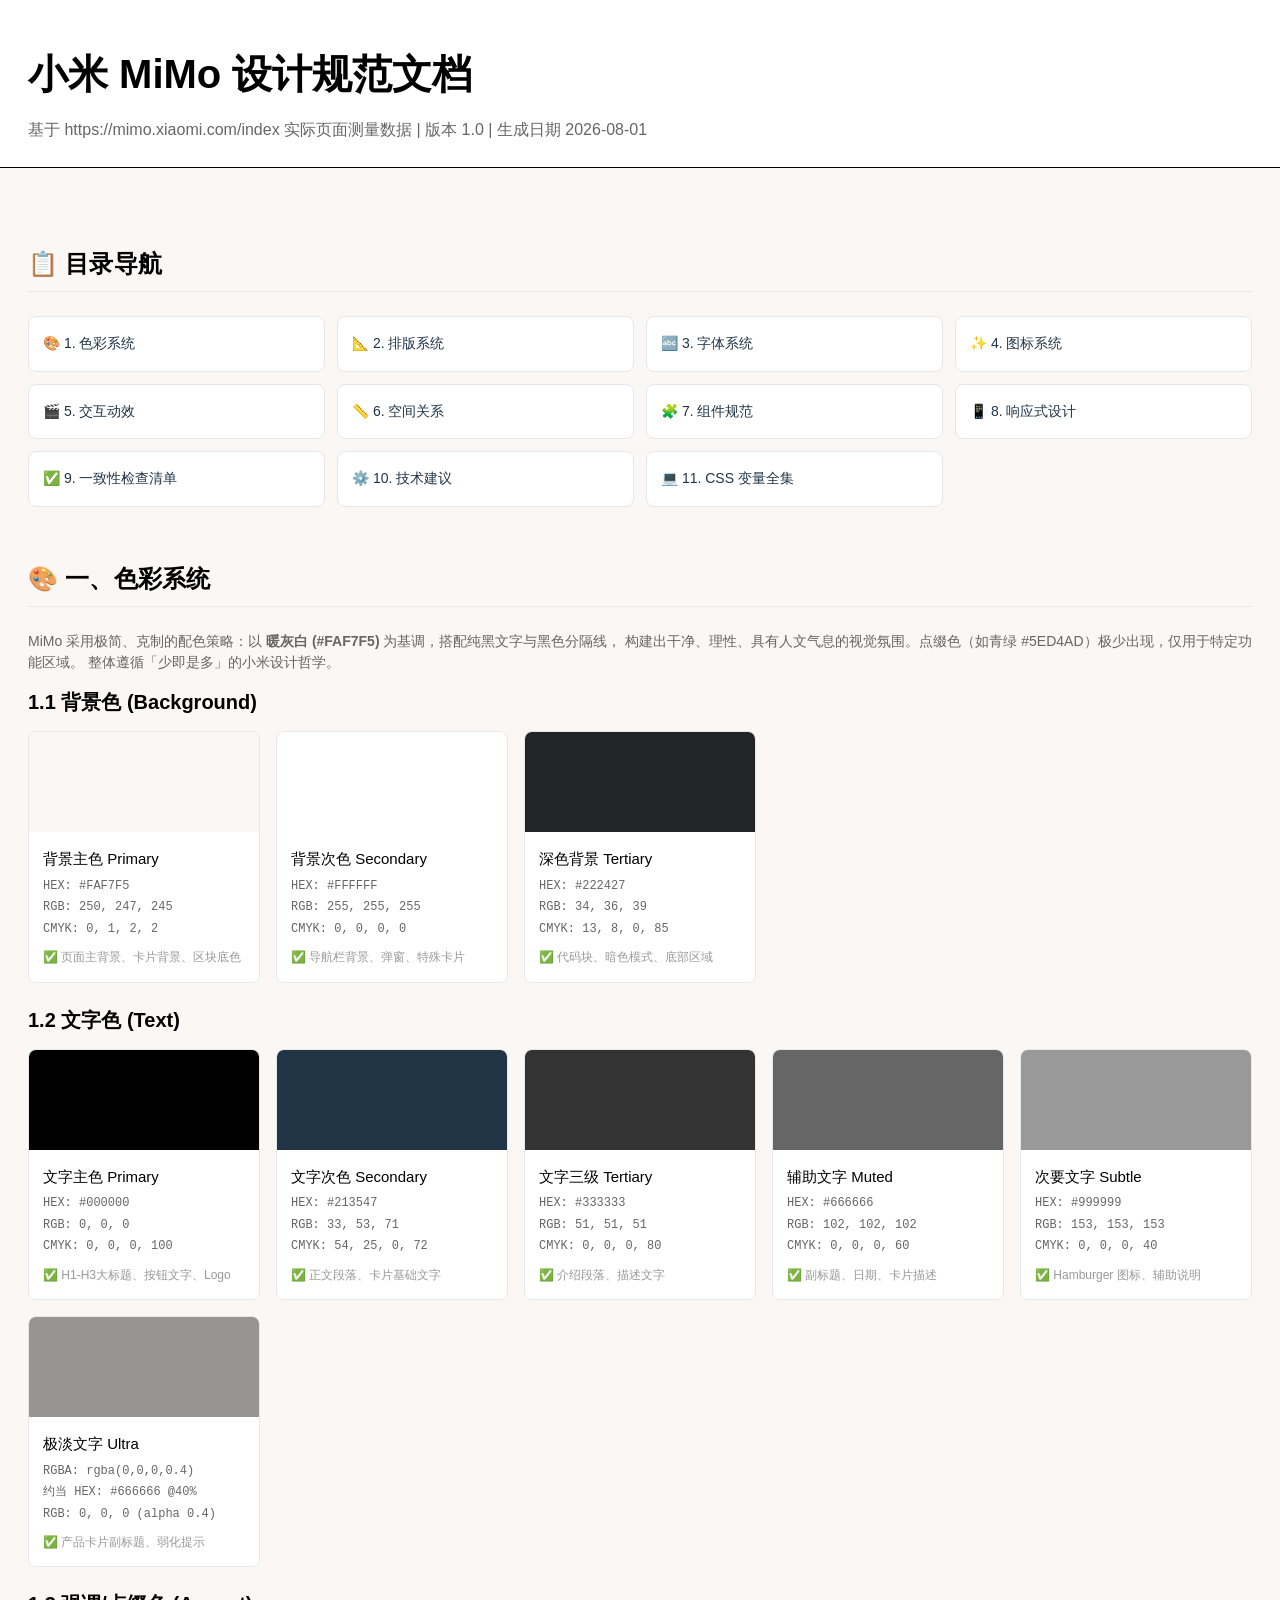
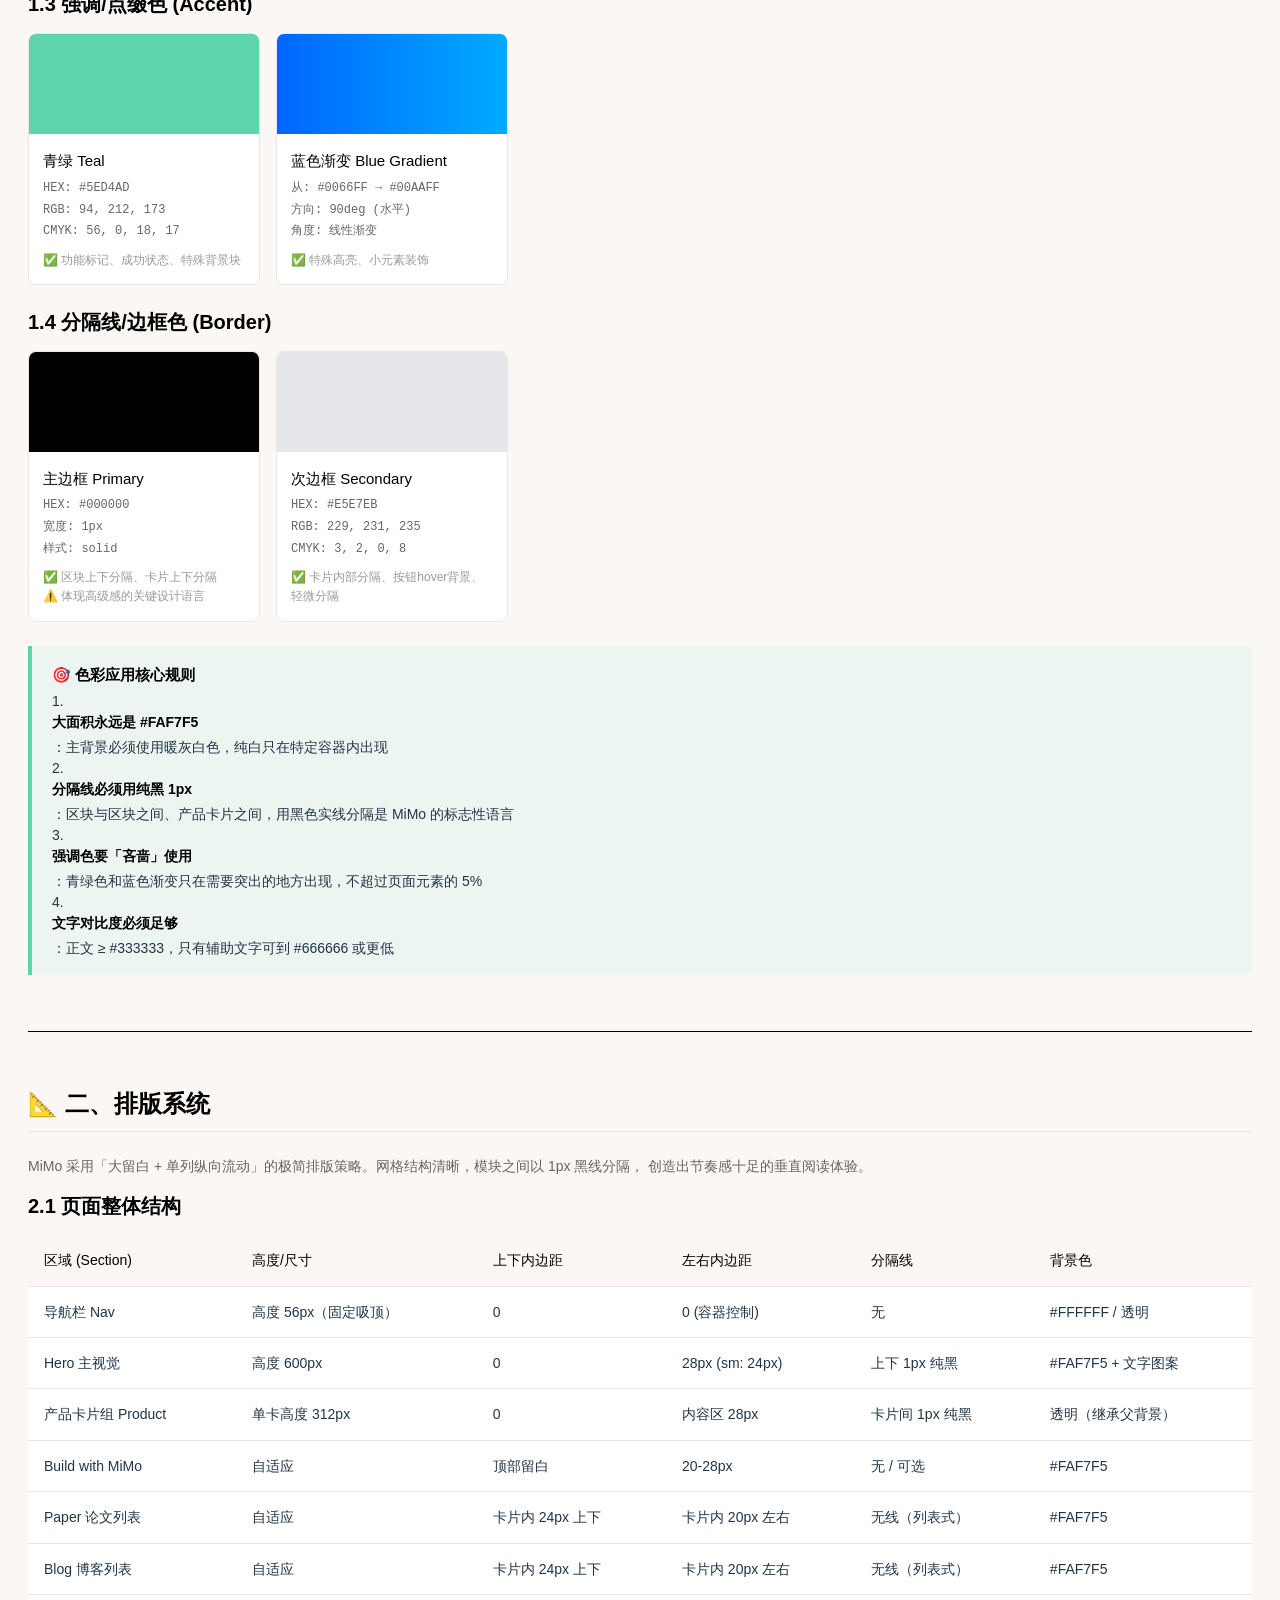
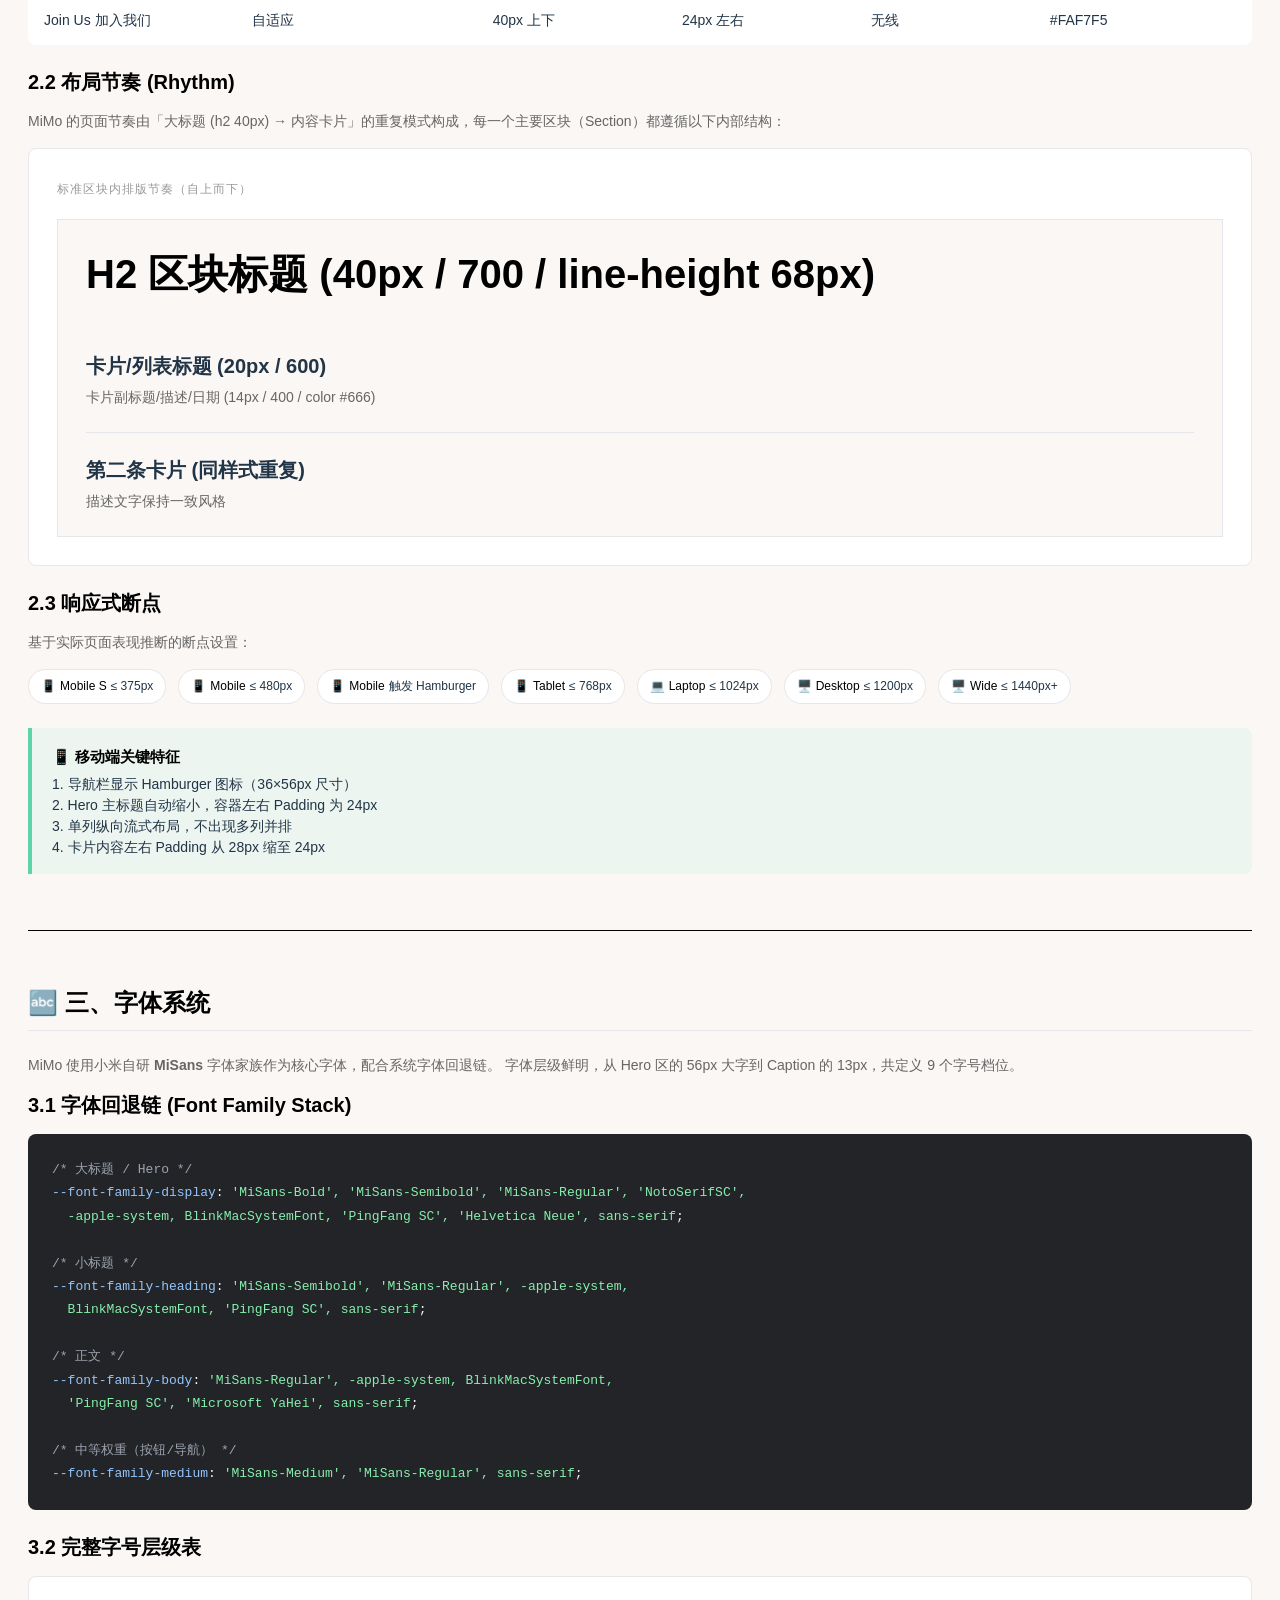
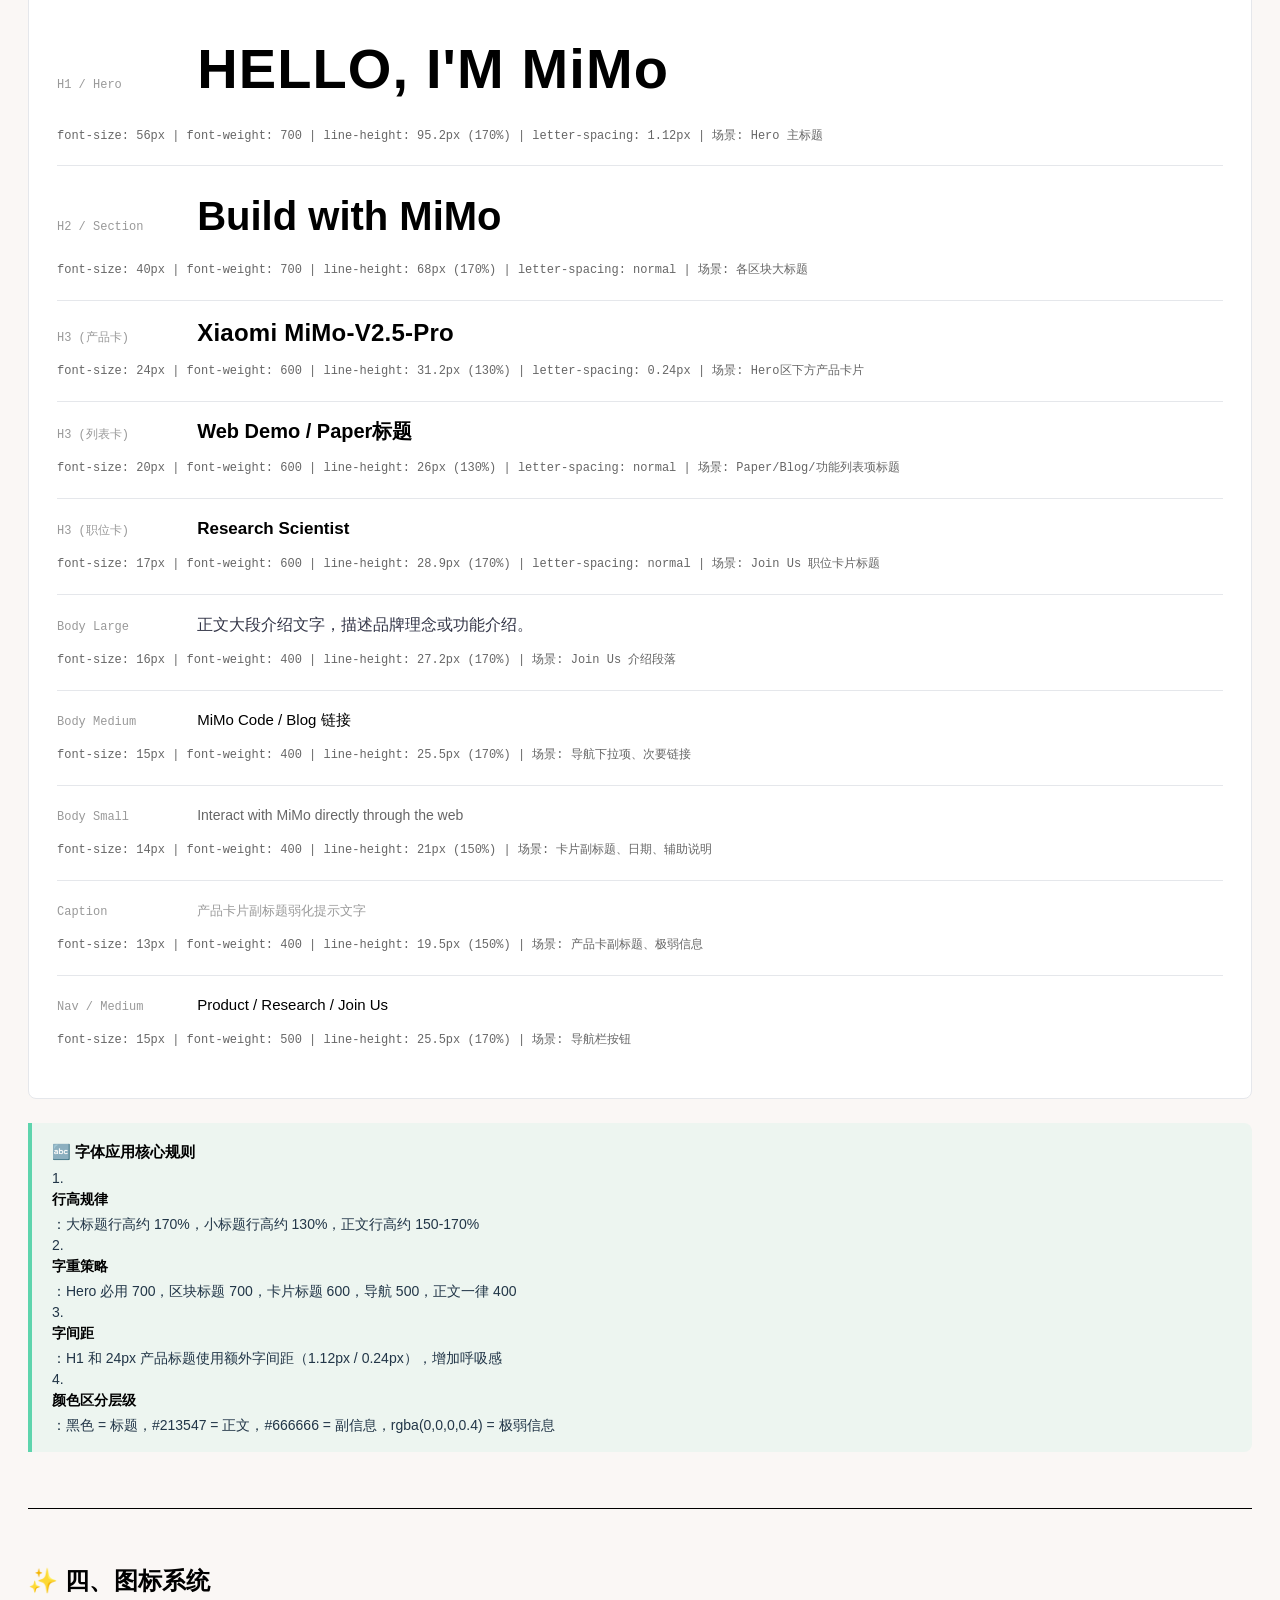
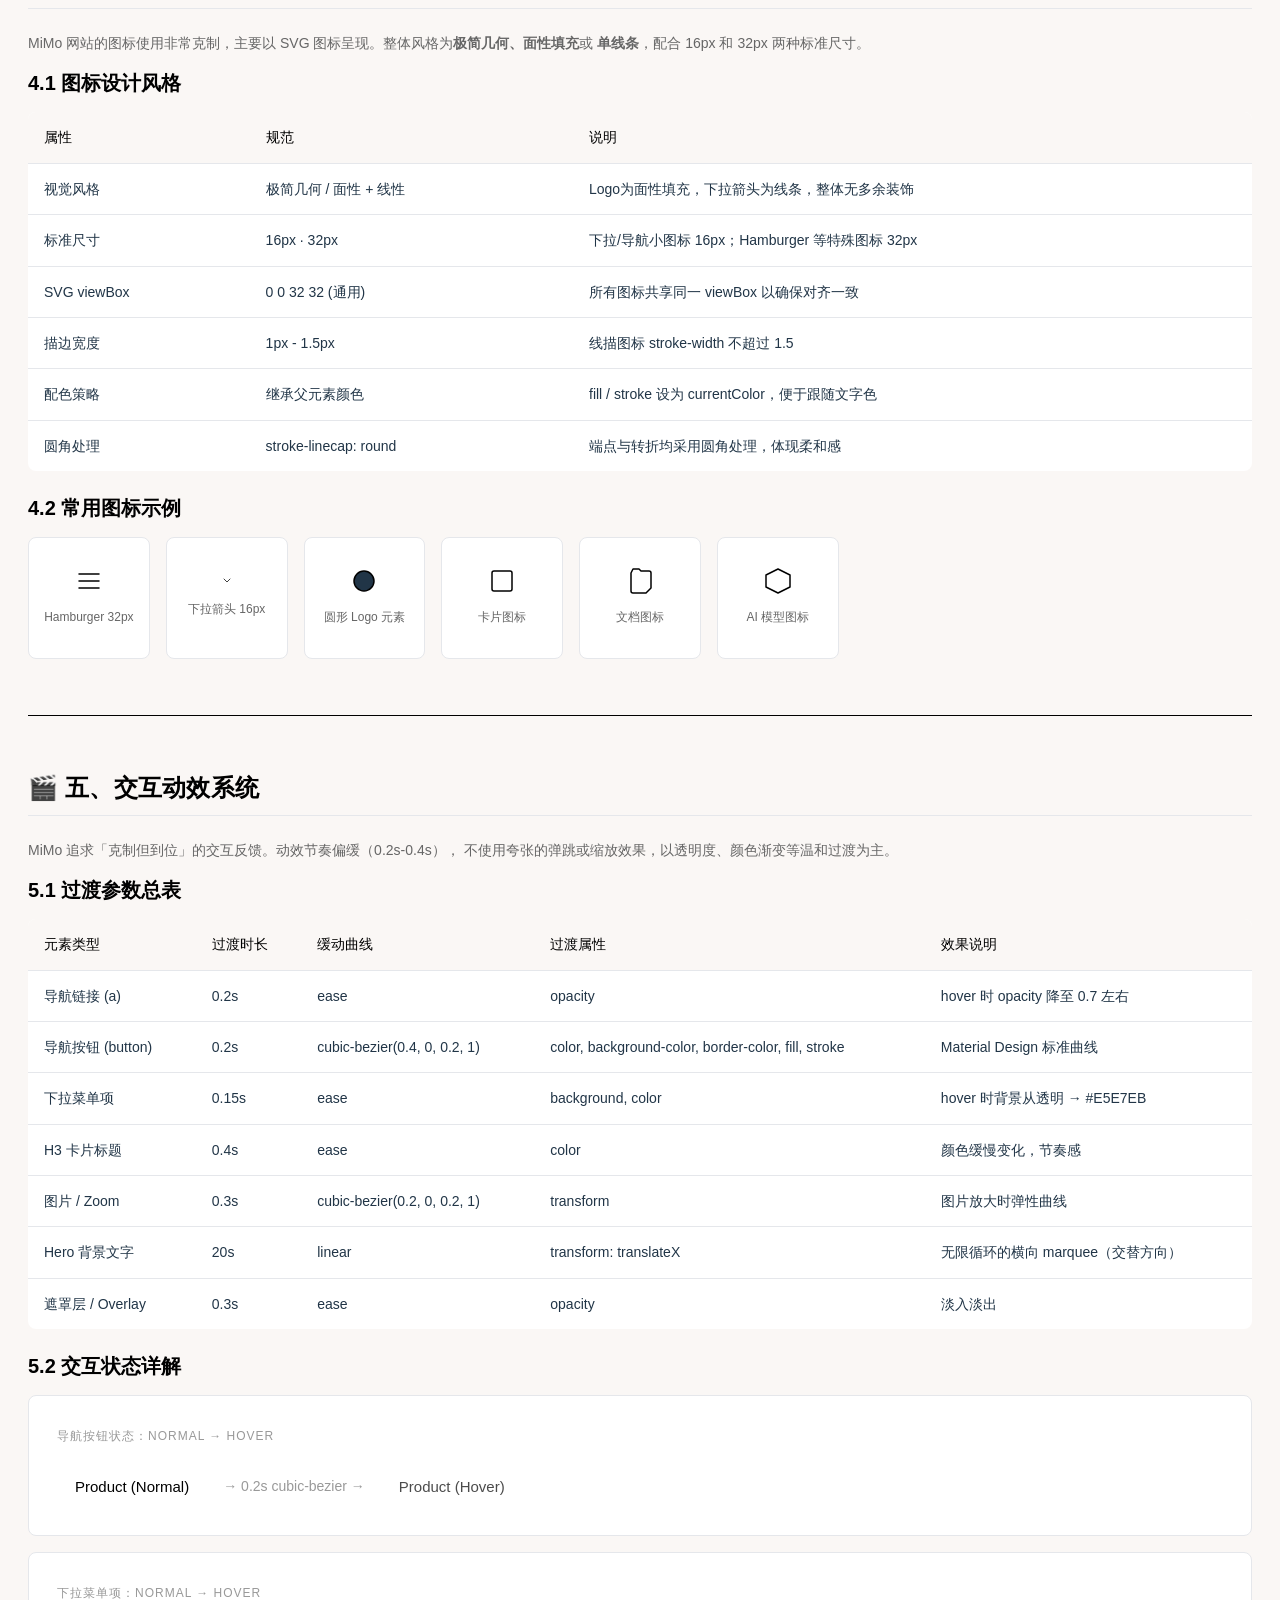
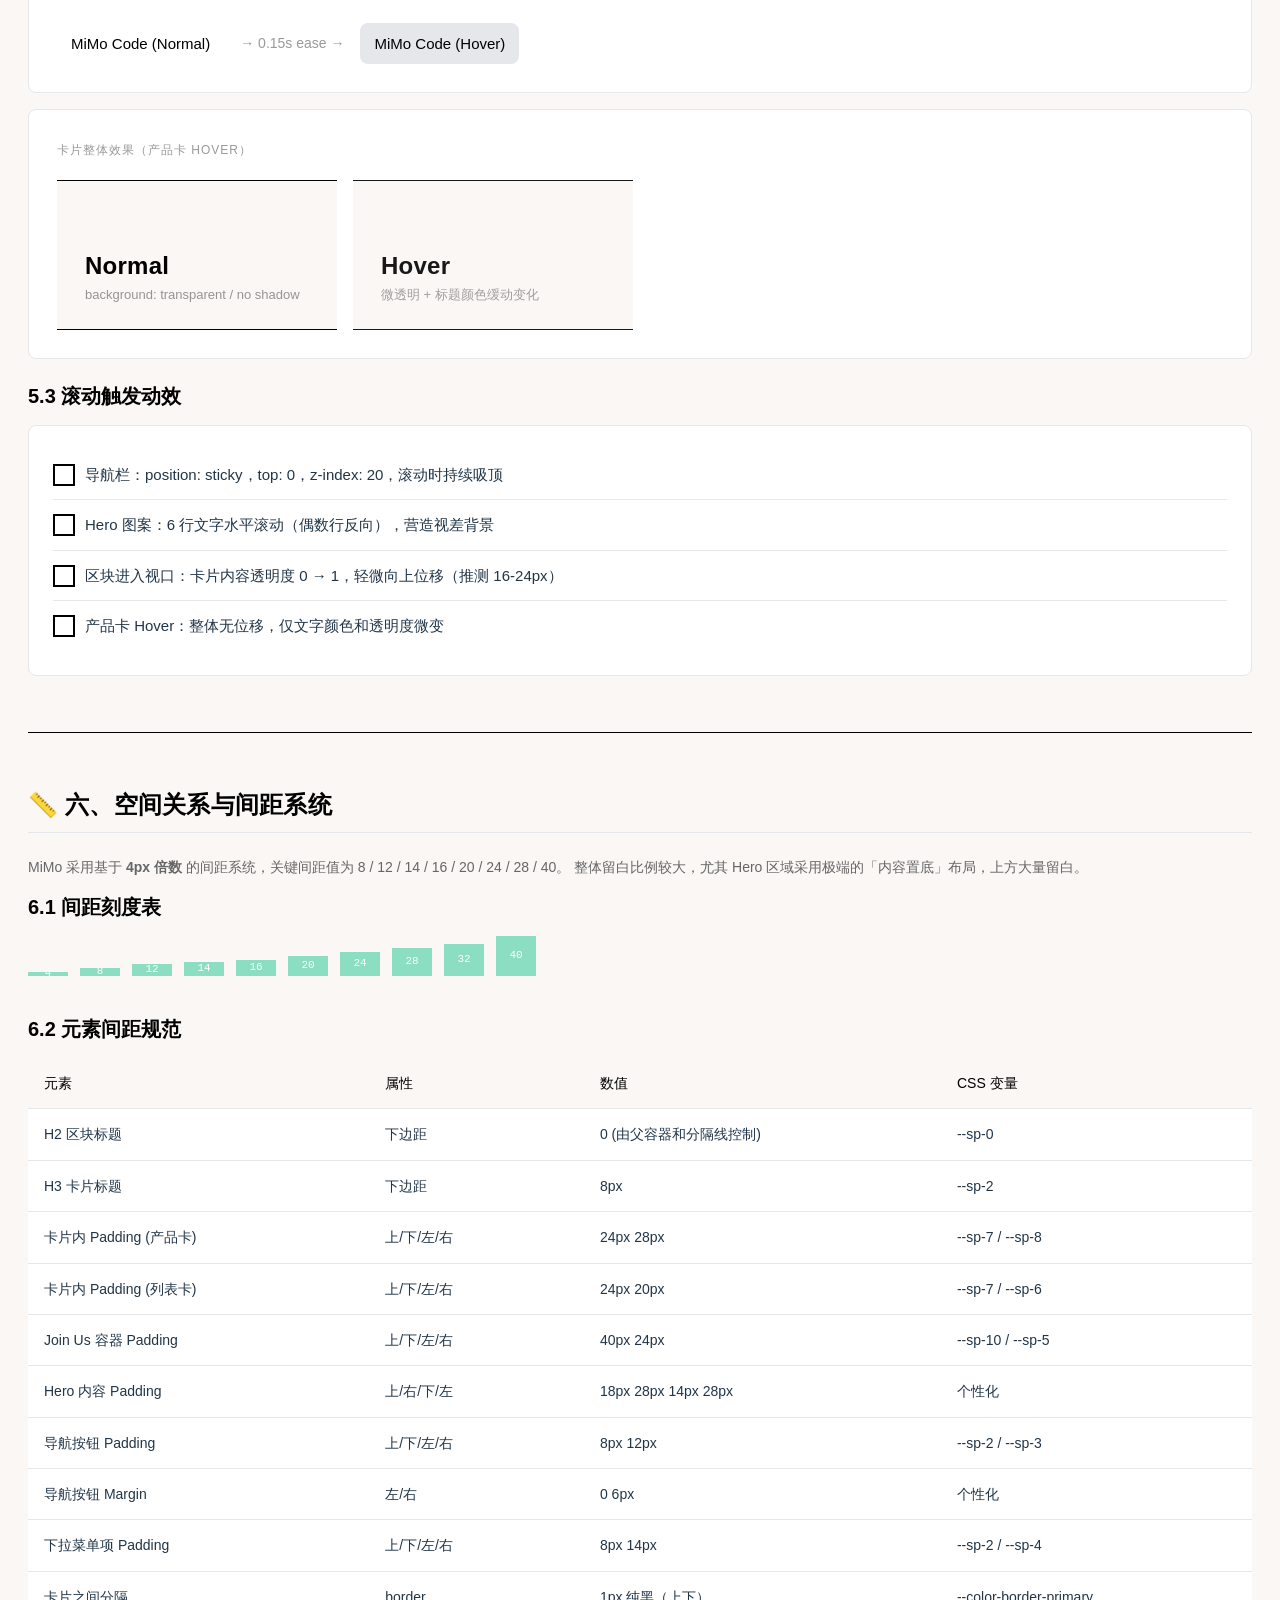
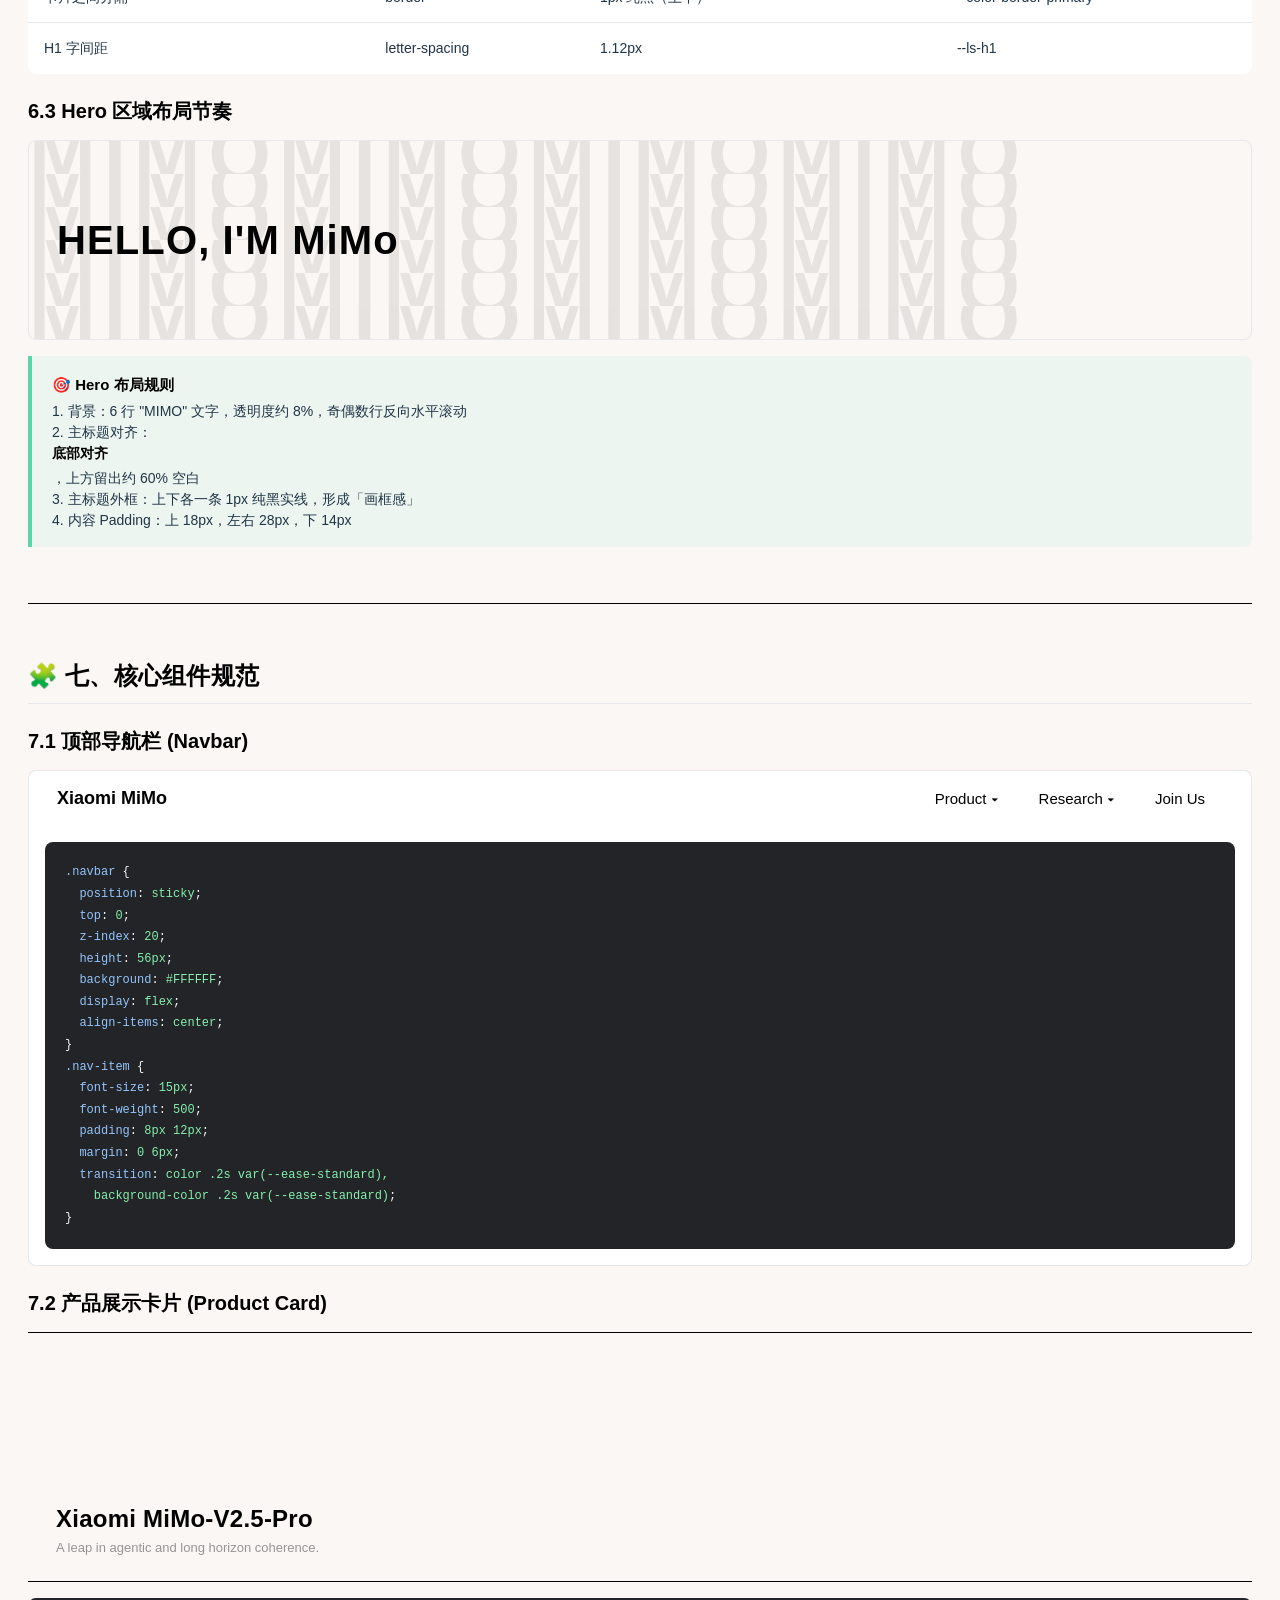
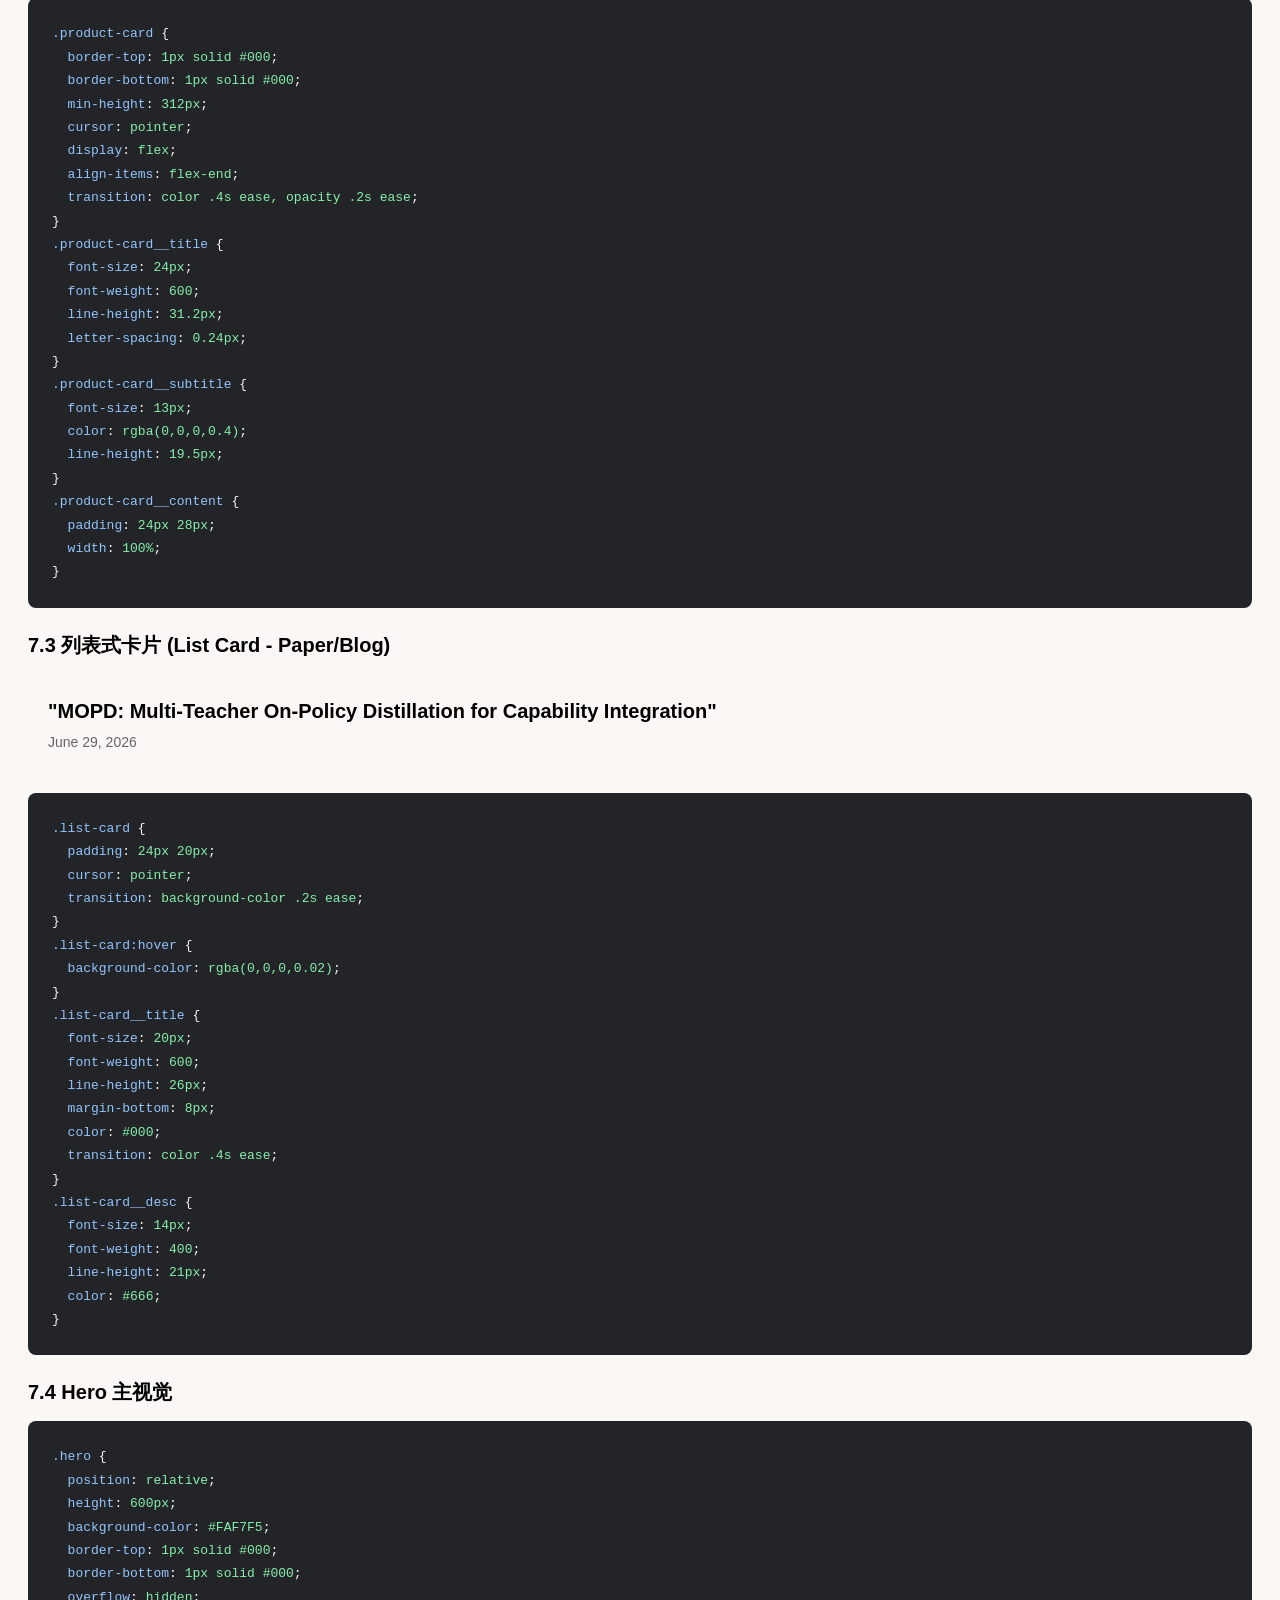
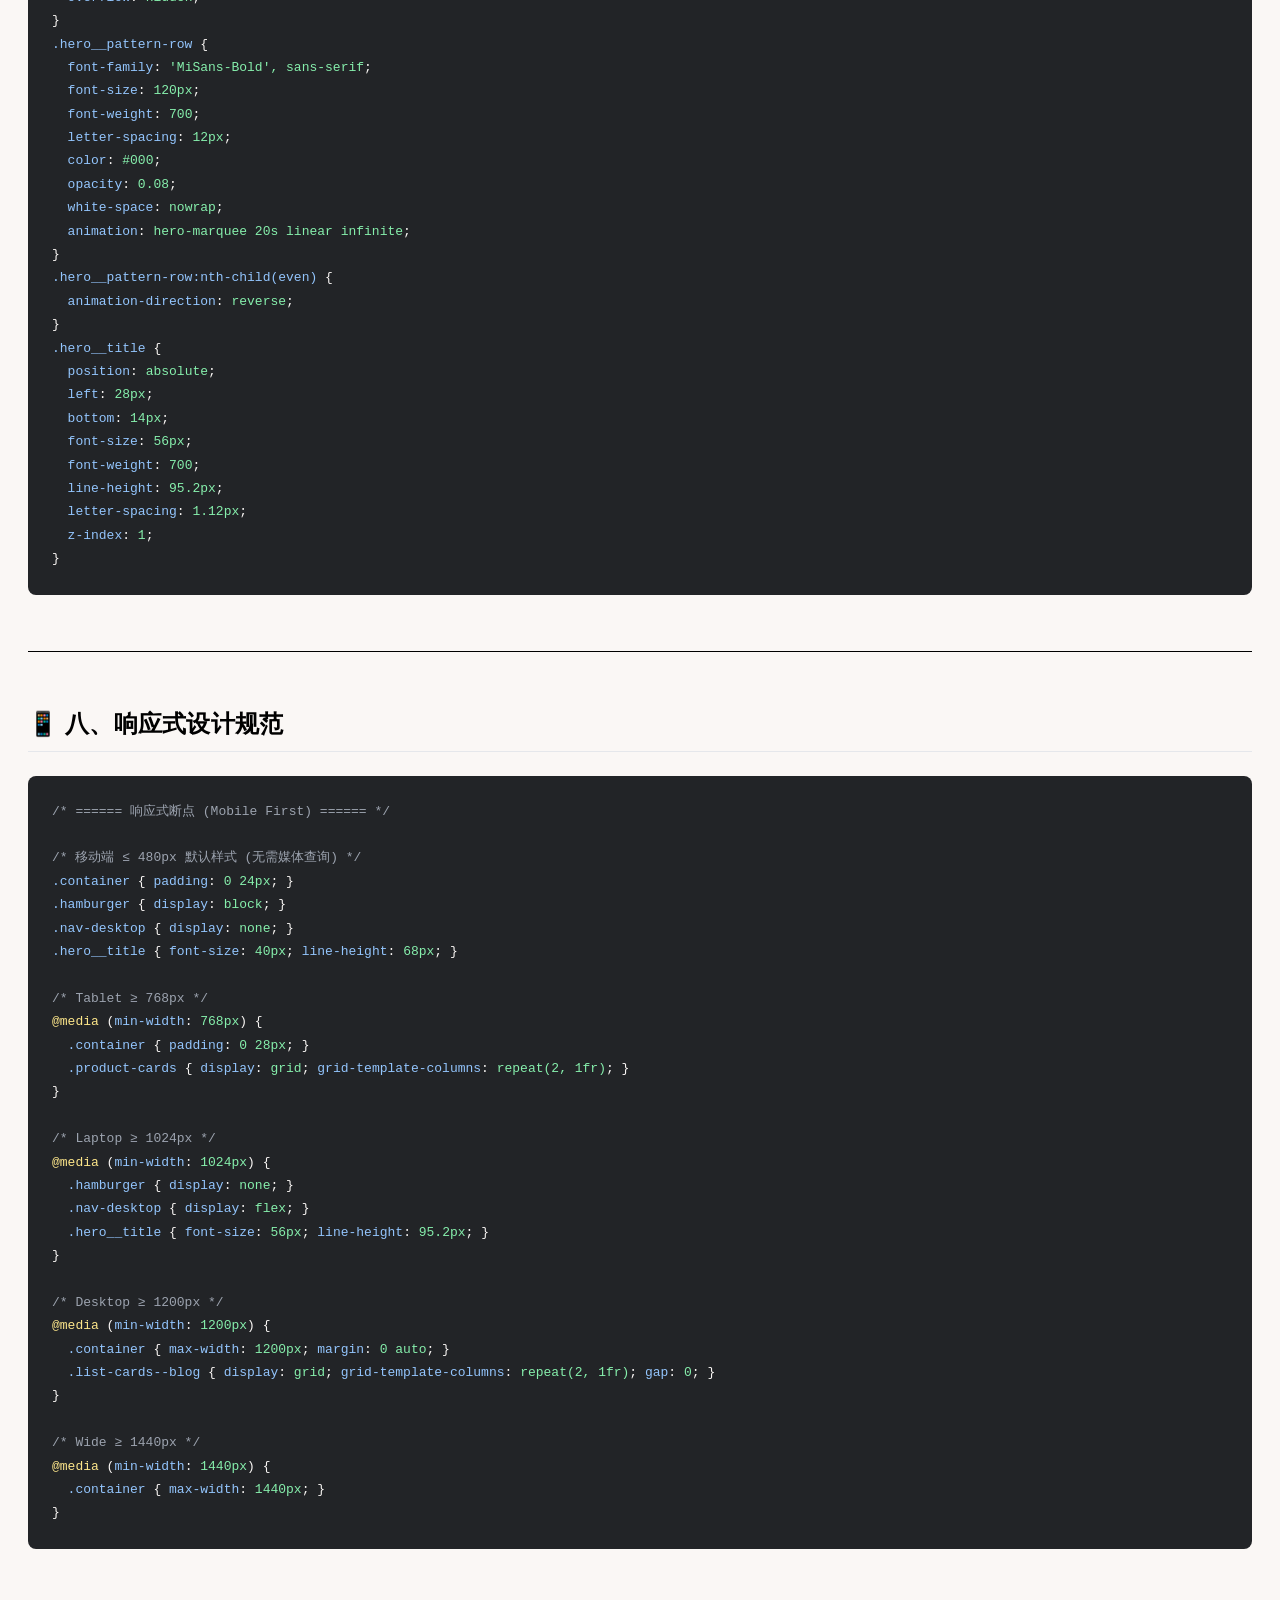
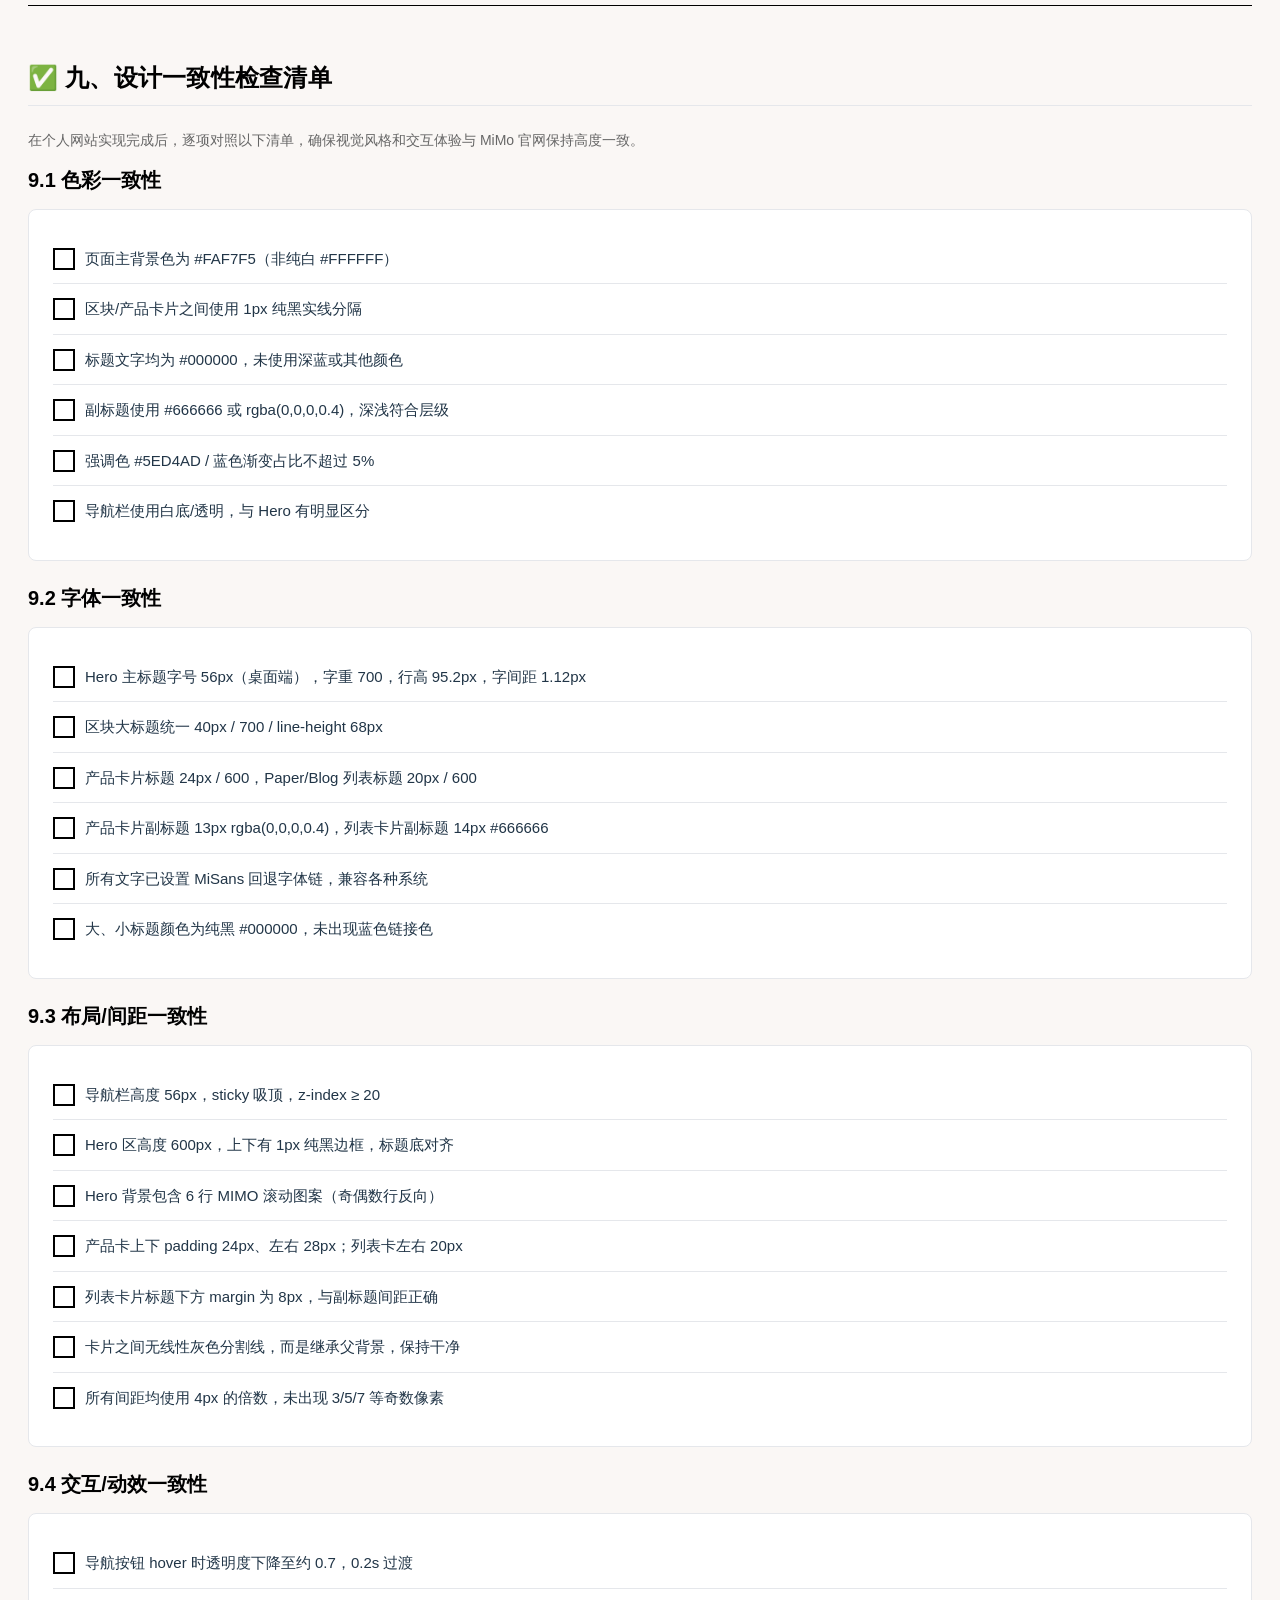
<file: design-system.html>
﻿<!DOCTYPE html>
<html lang="zh-CN">
<head>
<meta charset="UTF-8">
<meta name="viewport" content="width=device-width, initial-scale=1.0">
<title>小米MiMo 设计规范文档 | Design System</title>
<style>
  /* ============================================
     MiMo Design System - 基于实际测量数据
     ============================================ */
  :root {
    /* 色彩系统 */
    --color-bg-primary: #FAF7F5;
    --color-bg-secondary: #FFFFFF;
    --color-bg-tertiary: #222427;
    
    --color-text-primary: #000000;
    --color-text-secondary: #213547;
    --color-text-tertiary: #333333;
    --color-text-muted: #666666;
    --color-text-subtle: #999999;
    --color-text-ultra-subtle: rgba(0,0,0,0.4);
    
    --color-accent-teal: #5ED4AD;
    --color-accent-blue: #0066FF;
    --color-accent-cyan: #00AAFF;
    
    --color-border-primary: #000000;
    --color-border-secondary: #E5E7EB;
    --color-border-tertiary: rgba(60,60,60,0.1);
    
    /* 字体系统 */
    --font-family-display: 'MiSans-Bold', 'MiSans-Semibold', 'MiSans-Regular', 'NotoSerifSC', -apple-system, BlinkMacSystemFont, 'PingFang SC', 'Helvetica Neue', sans-serif;
    --font-family-heading: 'MiSans-Semibold', 'MiSans-Regular', -apple-system, BlinkMacSystemFont, 'PingFang SC', sans-serif;
    --font-family-body: 'MiSans-Regular', -apple-system, BlinkMacSystemFont, 'PingFang SC', 'Microsoft YaHei', sans-serif;
    --font-family-medium: 'MiSans-Medium', 'MiSans-Regular', sans-serif;
    
    /* 字号层级 */
    --fs-h1: 56px;
    --fs-h2: 40px;
    --fs-h3-product: 24px;
    --fs-h3: 20px;
    --fs-h3-job: 17px;
    --fs-body-large: 16px;
    --fs-body: 15px;
    --fs-body-small: 14px;
    --fs-caption: 13px;
    --fs-nav: 15px;
    --fs-language: 14px;
    
    /* 行高 */
    --lh-h1: 95.2px;
    --lh-h2: 68px;
    --lh-h3-product: 31.2px;
    --lh-h3: 26px;
    --lh-h3-job: 28.9px;
    --lh-body-large: 27.2px;
    --lh-body: 25.5px;
    --lh-body-small: 21px;
    --lh-caption: 19.5px;
    --lh-nav: 25.5px;
    
    /* 字重 */
    --fw-bold: 700;
    --fw-semibold: 600;
    --fw-medium: 500;
    --fw-regular: 400;
    
    /* 字间距 */
    --ls-h1: 1.12px;
    --ls-h3-product: 0.24px;
    --ls-normal: normal;
    
    /* 间距系统 - 基于 4px 基准 */
    --sp-0: 0;
    --sp-1: 4px;
    --sp-2: 8px;
    --sp-3: 12px;
    --sp-4: 14px;
    --sp-5: 16px;
    --sp-6: 20px;
    --sp-7: 24px;
    --sp-8: 28px;
    --sp-9: 32px;
    --sp-10: 40px;
    --sp-11: 56px;
    --sp-12: 68px;
    --sp-13: 95px;
    
    /* 圆角 */
    --radius-none: 0;
    --radius-sm: 8px;
    --radius-md: 12px;
    
    /* 阴影 */
    --shadow-none: none;
    --shadow-soft: 0 1px 3px rgba(0,0,0,0.06);
    
    /* 动效 */
    --transition-fast: 0.15s;
    --transition-normal: 0.2s;
    --transition-medium: 0.3s;
    --transition-slow: 0.4s;
    --ease-standard: cubic-bezier(0.4, 0, 0.2, 1);
    --ease-smooth: ease;
    --ease-elastic: cubic-bezier(0.2, 0, 0.2, 1);
    
    /* 布局尺寸 */
    --nav-height: 56px;
    --hero-height: 600px;
    --card-product-height: 312px;
    --container-padding-sm: 24px;
    --container-padding-lg: 28px;
    
    /* 响应式断点 */
    --bp-mobile: 480px;
    --bp-tablet: 768px;
    --bp-laptop: 1024px;
    --bp-desktop: 1200px;
    --bp-wide: 1440px;
    
    /* z-index */
    --z-nav: 20;
    --z-overlay: 50;
    --z-modal: 100;
  }

  * { box-sizing: border-box; margin: 0; padding: 0; }
  
  body {
    font-family: var(--font-family-body);
    background: var(--color-bg-primary);
    color: var(--color-text-secondary);
    line-height: var(--lh-body);
    font-size: var(--fs-body);
  }

  .ds-container {
    max-width: 1280px;
    margin: 0 auto;
    padding: var(--sp-10) var(--sp-8);
  }

  .ds-header {
    background: var(--color-bg-secondary);
    border-bottom: 1px solid var(--color-border-primary);
    padding: var(--sp-10) 0 var(--sp-7);
    margin-bottom: var(--sp-10);
  }

  .ds-header h1 {
    font-family: var(--font-family-display);
    font-size: var(--fs-h2);
    font-weight: var(--fw-bold);
    color: var(--color-text-primary);
    letter-spacing: var(--ls-normal);
    max-width: 1280px;
    margin: 0 auto;
    padding: 0 var(--sp-8);
    line-height: var(--lh-h2);
  }

  .ds-header p {
    max-width: 1280px;
    margin: var(--sp-2) auto 0;
    padding: 0 var(--sp-8);
    font-size: var(--fs-body-large);
    color: var(--color-text-muted);
    line-height: var(--lh-body-large);
  }

  .ds-section {
    margin-bottom: var(--sp-11);
  }

  .ds-section-title {
    font-family: var(--font-family-heading);
    font-size: var(--fs-h3-product);
    font-weight: var(--fw-semibold);
    line-height: var(--lh-h3-product);
    color: var(--color-text-primary);
    margin-bottom: var(--sp-7);
    padding-bottom: var(--sp-3);
    border-bottom: 1px solid var(--color-border-secondary);
    letter-spacing: var(--ls-h3-product);
  }

  .ds-subsection {
    margin-bottom: var(--sp-7);
  }

  .ds-subsection-title {
    font-family: var(--font-family-heading);
    font-size: var(--fs-h3);
    font-weight: var(--fw-semibold);
    line-height: var(--lh-h3);
    color: var(--color-text-primary);
    margin-bottom: var(--sp-5);
  }

  .ds-desc {
    font-size: var(--fs-body-small);
    color: var(--color-text-muted);
    line-height: var(--lh-body-small);
    margin-bottom: var(--sp-5);
  }

  /* ===== 色彩展示 ===== */
  .color-grid {
    display: grid;
    grid-template-columns: repeat(auto-fill, minmax(200px, 1fr));
    gap: var(--sp-5);
  }

  .color-swatch {
    border: 1px solid var(--color-border-secondary);
    border-radius: var(--radius-sm);
    overflow: hidden;
  }

  .color-block {
    height: 100px;
  }

  .color-info {
    padding: var(--sp-4);
    background: var(--color-bg-secondary);
  }

  .color-name {
    font-family: var(--font-family-medium);
    font-size: var(--fs-body);
    font-weight: var(--fw-medium);
    color: var(--color-text-primary);
    margin-bottom: var(--sp-1);
  }

  .color-codes {
    font-family: 'SF Mono', Menlo, Consolas, monospace;
    font-size: 12px;
    color: var(--color-text-muted);
    line-height: 1.8;
  }

  .color-usage {
    margin-top: var(--sp-2);
    font-size: 12px;
    color: var(--color-text-subtle);
    line-height: 1.6;
  }

  /* ===== 排版展示 ===== */
  .type-samples {
    background: var(--color-bg-secondary);
    border: 1px solid var(--color-border-secondary);
    border-radius: var(--radius-sm);
    padding: var(--sp-8);
  }

  .type-item {
    padding: var(--sp-5) 0;
    border-bottom: 1px solid var(--color-border-secondary);
  }

  .type-item:last-child { border-bottom: none; }

  .type-label {
    display: inline-block;
    min-width: 120px;
    font-family: 'SF Mono', Menlo, monospace;
    font-size: 12px;
    color: var(--color-text-subtle);
    margin-right: var(--sp-5);
  }

  .type-specs {
    font-family: 'SF Mono', Menlo, monospace;
    font-size: 12px;
    color: var(--color-text-muted);
    margin-top: var(--sp-2);
  }

  /* ===== 组件展示 ===== */
  .component-demo {
    background: var(--color-bg-secondary);
    border: 1px solid var(--color-border-secondary);
    border-radius: var(--radius-sm);
    padding: var(--sp-8);
    margin-bottom: var(--sp-5);
  }

  .demo-label {
    font-size: 12px;
    color: var(--color-text-subtle);
    margin-bottom: var(--sp-5);
    text-transform: uppercase;
    letter-spacing: 1px;
  }

  /* 卡片 */
  .ds-card {
    background: var(--color-bg-primary);
    border-top: 1px solid var(--color-border-primary);
    border-bottom: 1px solid var(--color-border-primary);
    min-height: 200px;
    display: flex;
    align-items: flex-end;
    cursor: pointer;
    transition: var(--transition-normal) var(--ease-smooth);
  }

  .ds-card-content {
    padding: var(--sp-7) var(--sp-8);
    width: 100%;
  }

  .ds-card-title {
    font-family: var(--font-family-heading);
    font-size: var(--fs-h3-product);
    font-weight: var(--fw-semibold);
    line-height: var(--lh-h3-product);
    letter-spacing: var(--ls-h3-product);
    color: var(--color-text-primary);
    margin-bottom: var(--sp-1);
  }

  .ds-card-subtitle {
    font-size: var(--fs-caption);
    font-weight: var(--fw-regular);
    line-height: var(--lh-caption);
    color: var(--color-text-ultra-subtle);
  }

  /* 列表卡片 */
  .ds-list-card {
    background: var(--color-bg-primary);
    padding: var(--sp-7) var(--sp-6);
    cursor: pointer;
    transition: var(--transition-slow) var(--ease-smooth);
  }

  .ds-list-title {
    font-family: var(--font-family-heading);
    font-size: var(--fs-h3);
    font-weight: var(--fw-semibold);
    line-height: var(--lh-h3);
    color: var(--color-text-primary);
    margin-bottom: var(--sp-2);
  }

  .ds-list-desc {
    font-size: var(--fs-body-small);
    font-weight: var(--fw-regular);
    line-height: var(--lh-body-small);
    color: var(--color-text-muted);
  }

  /* 按钮 */
  .ds-nav-btn {
    font-family: var(--font-family-medium);
    font-size: var(--fs-nav);
    font-weight: var(--fw-medium);
    line-height: var(--lh-nav);
    color: var(--color-text-primary);
    padding: var(--sp-2) var(--sp-3);
    margin: 0 6px;
    background: transparent;
    border: none;
    cursor: pointer;
    transition: all var(--transition-normal) var(--ease-standard);
  }

  .ds-nav-btn:hover { opacity: 0.7; }

  .ds-nav-link {
    display: inline-block;
    padding: var(--sp-2) var(--sp-4);
    border-radius: var(--radius-sm);
    font-size: var(--fs-nav);
    font-weight: var(--fw-regular);
    line-height: var(--lh-nav);
    color: var(--color-text-primary);
    text-decoration: none;
    transition: background var(--transition-fast) var(--ease-smooth), color var(--transition-fast) var(--ease-smooth);
  }

  .ds-nav-link:hover { background: var(--color-border-secondary); }

  /* 代码块 */
  pre.code-block {
    background: var(--color-bg-tertiary);
    color: var(--color-bg-primary);
    padding: var(--sp-7);
    border-radius: var(--radius-sm);
    overflow-x: auto;
    font-family: 'SF Mono', Menlo, Consolas, monospace;
    font-size: 13px;
    line-height: 1.8;
  }

  code { font-family: inherit; }

  .code-comment { color: #9CA3AF; }
  .code-prop { color: #93C5FD; }
  .code-value { color: #86EFAC; }
  .code-var { color: #FDE68A; }

  /* 检查清单 */
  .checklist {
    list-style: none;
    background: var(--color-bg-secondary);
    border: 1px solid var(--color-border-secondary);
    border-radius: var(--radius-sm);
    padding: var(--sp-7);
  }

  .checklist li {
    padding: var(--sp-3) 0 var(--sp-3) 32px;
    position: relative;
    border-bottom: 1px solid var(--color-border-secondary);
    font-size: var(--fs-body);
    line-height: 1.7;
  }

  .checklist li:last-child { border-bottom: none; }

  .checklist li::before {
    content: '';
    position: absolute;
    left: 0;
    top: 14px;
    width: 18px;
    height: 18px;
    border: 2px solid var(--color-border-primary);
    background: var(--color-bg-secondary);
  }

  /* 分隔线 */
  .ds-rule {
    border: none;
    border-top: 1px solid var(--color-border-primary);
    margin: var(--sp-11) 0;
  }

  /* 测量示意图 */
  .spacing-demo {
    display: flex;
    flex-wrap: wrap;
    gap: var(--sp-3);
    align-items: flex-end;
  }

  .spacing-block {
    background: var(--color-accent-teal);
    opacity: 0.7;
    display: flex;
    align-items: center;
    justify-content: center;
    color: var(--color-bg-secondary);
    font-family: 'SF Mono', monospace;
    font-size: 11px;
    min-width: 40px;
  }

  /* Hero 预览 */
  .hero-preview {
    background: var(--color-bg-primary);
    border: 1px solid var(--color-border-secondary);
    padding: var(--sp-8);
    border-radius: var(--radius-sm);
    min-height: 300px;
    display: flex;
    align-items: center;
    position: relative;
    overflow: hidden;
  }

  .hero-pattern {
    position: absolute;
    inset: 0;
    display: grid;
    grid-template-rows: repeat(6, 1fr);
    gap: 0;
    opacity: 0.08;
    pointer-events: none;
  }

  .hero-pattern-row {
    display: flex;
    overflow: hidden;
  }

  .hero-pattern-text {
    font-family: var(--font-family-display);
    font-size: 80px;
    font-weight: var(--fw-bold);
    color: var(--color-text-primary);
    letter-spacing: 8px;
    white-space: nowrap;
    animation: heroMarquee 20s linear infinite;
  }

  .hero-pattern-row:nth-child(even) .hero-pattern-text {
    animation-direction: reverse;
  }

  @keyframes heroMarquee {
    0% { transform: translateX(0); }
    100% { transform: translateX(-50%); }
  }

  .hero-content-preview {
    position: relative;
    z-index: 1;
  }

  .hero-h1 {
    font-family: var(--font-family-display);
    font-size: var(--fs-h1);
    font-weight: var(--fw-bold);
    line-height: var(--lh-h1);
    letter-spacing: var(--ls-h1);
    color: var(--color-text-primary);
  }

  /* 表格 */
  .ds-table {
    width: 100%;
    border-collapse: collapse;
    background: var(--color-bg-secondary);
    border-radius: var(--radius-sm);
    overflow: hidden;
  }

  .ds-table th,
  .ds-table td {
    padding: var(--sp-4) var(--sp-5);
    text-align: left;
    border-bottom: 1px solid var(--color-border-secondary);
    font-size: var(--fs-body-small);
    line-height: 1.6;
  }

  .ds-table th {
    background: var(--color-bg-primary);
    font-family: var(--font-family-medium);
    font-weight: var(--fw-medium);
    color: var(--color-text-primary);
    font-size: var(--fs-body-small);
  }

  .ds-table tr:last-child td { border-bottom: none; }

  /* 图标 */
  .icon-grid {
    display: grid;
    grid-template-columns: repeat(auto-fill, minmax(120px, 1fr));
    gap: var(--sp-5);
  }

  .icon-box {
    aspect-ratio: 1;
    display: flex;
    flex-direction: column;
    align-items: center;
    justify-content: center;
    gap: var(--sp-2);
    background: var(--color-bg-secondary);
    border: 1px solid var(--color-border-secondary);
    border-radius: var(--radius-sm);
    padding: var(--sp-4);
  }

  .icon-svg {
    width: 32px;
    height: 32px;
    stroke: var(--color-text-primary);
    fill: none;
    stroke-width: 1.5;
    stroke-linecap: round;
    stroke-linejoin: round;
  }

  .icon-label {
    font-size: 12px;
    color: var(--color-text-muted);
    text-align: center;
  }

  /* 响应式提示 */
  .responsive-badges {
    display: flex;
    flex-wrap: wrap;
    gap: var(--sp-3);
  }

  .badge {
    display: inline-flex;
    align-items: center;
    gap: var(--sp-1);
    padding: 4px var(--sp-3);
    background: var(--color-bg-secondary);
    border: 1px solid var(--color-border-secondary);
    border-radius: 100px;
    font-size: 12px;
    color: var(--color-text-secondary);
  }

  .badge strong {
    color: var(--color-text-primary);
    font-weight: var(--fw-medium);
  }

  .tip-box {
    background: rgba(94, 212, 173, 0.08);
    border-left: 4px solid var(--color-accent-teal);
    padding: var(--sp-5) var(--sp-6);
    border-radius: 0 var(--radius-sm) var(--radius-sm) 0;
    margin: var(--sp-5) 0;
  }

  .tip-box p {
    font-size: var(--fs-body-small);
    line-height: var(--lh-body-small);
    color: var(--color-text-secondary);
  }

  .tip-box strong {
    display: block;
    color: var(--color-text-primary);
    font-weight: var(--fw-semibold);
    margin-bottom: var(--sp-1);
  }

  .nav-preview {
    height: 56px;
    background: var(--color-bg-secondary);
    border-top: none;
    display: flex;
    align-items: center;
    justify-content: space-between;
    padding: 0 var(--sp-8);
    border: 1px solid var(--color-border-secondary);
    border-radius: var(--radius-sm) var(--radius-sm) 0 0;
    border-bottom: none;
  }

  .nav-logo {
    font-family: var(--font-family-display);
    font-weight: var(--fw-bold);
    font-size: 18px;
    color: var(--color-text-primary);
  }

  .nav-items {
    display: flex;
    align-items: center;
    gap: var(--sp-1);
  }
</style>
</head>
<body>

<header class="ds-header">
  <h1>小米 MiMo 设计规范文档</h1>
  <p>基于 https://mimo.xiaomi.com/index 实际页面测量数据 | 版本 1.0 | 生成日期 2026-08-01</p>
</header>

<div class="ds-container">

  <!-- 目录 -->
  <section class="ds-section">
    <h2 class="ds-section-title">📋 目录导航</h2>
    <div style="display:grid; grid-template-columns: repeat(auto-fill, minmax(240px,1fr)); gap: var(--sp-3);">
      <a href="#color" style="padding:var(--sp-4);background:var(--color-bg-secondary);border:1px solid var(--color-border-secondary);border-radius:var(--radius-sm);text-decoration:none;color:var(--color-text-secondary);font-size:var(--fs-body-small);">🎨 1. 色彩系统</a>
      <a href="#typography" style="padding:var(--sp-4);background:var(--color-bg-secondary);border:1px solid var(--color-border-secondary);border-radius:var(--radius-sm);text-decoration:none;color:var(--color-text-secondary);font-size:var(--fs-body-small);">📐 2. 排版系统</a>
      <a href="#fonts" style="padding:var(--sp-4);background:var(--color-bg-secondary);border:1px solid var(--color-border-secondary);border-radius:var(--radius-sm);text-decoration:none;color:var(--color-text-secondary);font-size:var(--fs-body-small);">🔤 3. 字体系统</a>
      <a href="#icons" style="padding:var(--sp-4);background:var(--color-bg-secondary);border:1px solid var(--color-border-secondary);border-radius:var(--radius-sm);text-decoration:none;color:var(--color-text-secondary);font-size:var(--fs-body-small);">✨ 4. 图标系统</a>
      <a href="#animation" style="padding:var(--sp-4);background:var(--color-bg-secondary);border:1px solid var(--color-border-secondary);border-radius:var(--radius-sm);text-decoration:none;color:var(--color-text-secondary);font-size:var(--fs-body-small);">🎬 5. 交互动效</a>
      <a href="#spacing" style="padding:var(--sp-4);background:var(--color-bg-secondary);border:1px solid var(--color-border-secondary);border-radius:var(--radius-sm);text-decoration:none;color:var(--color-text-secondary);font-size:var(--fs-body-small);">📏 6. 空间关系</a>
      <a href="#components" style="padding:var(--sp-4);background:var(--color-bg-secondary);border:1px solid var(--color-border-secondary);border-radius:var(--radius-sm);text-decoration:none;color:var(--color-text-secondary);font-size:var(--fs-body-small);">🧩 7. 组件规范</a>
      <a href="#responsive" style="padding:var(--sp-4);background:var(--color-bg-secondary);border:1px solid var(--color-border-secondary);border-radius:var(--radius-sm);text-decoration:none;color:var(--color-text-secondary);font-size:var(--fs-body-small);">📱 8. 响应式设计</a>
      <a href="#checklist" style="padding:var(--sp-4);background:var(--color-bg-secondary);border:1px solid var(--color-border-secondary);border-radius:var(--radius-sm);text-decoration:none;color:var(--color-text-secondary);font-size:var(--fs-body-small);">✅ 9. 一致性检查清单</a>
      <a href="#tech" style="padding:var(--sp-4);background:var(--color-bg-secondary);border:1px solid var(--color-border-secondary);border-radius:var(--radius-sm);text-decoration:none;color:var(--color-text-secondary);font-size:var(--fs-body-small);">⚙️ 10. 技术建议</a>
      <a href="#css" style="padding:var(--sp-4);background:var(--color-bg-secondary);border:1px solid var(--color-border-secondary);border-radius:var(--radius-sm);text-decoration:none;color:var(--color-text-secondary);font-size:var(--fs-body-small);">💻 11. CSS 变量全集</a>
    </div>
  </section>

  <!-- 1. 色彩系统 -->
  <section id="color" class="ds-section">
    <h2 class="ds-section-title">🎨 一、色彩系统</h2>
    <p class="ds-desc">
      MiMo 采用极简、克制的配色策略：以 <strong>暖灰白 (#FAF7F5)</strong> 为基调，搭配纯黑文字与黑色分隔线，
      构建出干净、理性、具有人文气息的视觉氛围。点缀色（如青绿 #5ED4AD）极少出现，仅用于特定功能区域。
      整体遵循「少即是多」的小米设计哲学。
    </p>

    <div class="ds-subsection">
      <h3 class="ds-subsection-title">1.1 背景色 (Background)</h3>
      <div class="color-grid">
        <div class="color-swatch">
          <div class="color-block" style="background:#FAF7F5;"></div>
          <div class="color-info">
            <div class="color-name">背景主色 Primary</div>
            <div class="color-codes">
              HEX: #FAF7F5<br>
              RGB: 250, 247, 245<br>
              CMYK: 0, 1, 2, 2
            </div>
            <div class="color-usage">✅ 页面主背景、卡片背景、区块底色</div>
          </div>
        </div>
        <div class="color-swatch">
          <div class="color-block" style="background:#FFFFFF;"></div>
          <div class="color-info">
            <div class="color-name">背景次色 Secondary</div>
            <div class="color-codes">
              HEX: #FFFFFF<br>
              RGB: 255, 255, 255<br>
              CMYK: 0, 0, 0, 0
            </div>
            <div class="color-usage">✅ 导航栏背景、弹窗、特殊卡片</div>
          </div>
        </div>
        <div class="color-swatch">
          <div class="color-block" style="background:#222427;"></div>
          <div class="color-info">
            <div class="color-name">深色背景 Tertiary</div>
            <div class="color-codes">
              HEX: #222427<br>
              RGB: 34, 36, 39<br>
              CMYK: 13, 8, 0, 85
            </div>
            <div class="color-usage">✅ 代码块、暗色模式、底部区域</div>
          </div>
        </div>
      </div>
    </div>

    <div class="ds-subsection">
      <h3 class="ds-subsection-title">1.2 文字色 (Text)</h3>
      <div class="color-grid">
        <div class="color-swatch">
          <div class="color-block" style="background:#000000;"></div>
          <div class="color-info">
            <div class="color-name">文字主色 Primary</div>
            <div class="color-codes">
              HEX: #000000<br>
              RGB: 0, 0, 0<br>
              CMYK: 0, 0, 0, 100
            </div>
            <div class="color-usage">✅ H1-H3大标题、按钮文字、Logo</div>
          </div>
        </div>
        <div class="color-swatch">
          <div class="color-block" style="background:#213547;"></div>
          <div class="color-info">
            <div class="color-name">文字次色 Secondary</div>
            <div class="color-codes">
              HEX: #213547<br>
              RGB: 33, 53, 71<br>
              CMYK: 54, 25, 0, 72
            </div>
            <div class="color-usage">✅ 正文段落、卡片基础文字</div>
          </div>
        </div>
        <div class="color-swatch">
          <div class="color-block" style="background:#333333;"></div>
          <div class="color-info">
            <div class="color-name">文字三级 Tertiary</div>
            <div class="color-codes">
              HEX: #333333<br>
              RGB: 51, 51, 51<br>
              CMYK: 0, 0, 0, 80
            </div>
            <div class="color-usage">✅ 介绍段落、描述文字</div>
          </div>
        </div>
        <div class="color-swatch">
          <div class="color-block" style="background:#666666;"></div>
          <div class="color-info">
            <div class="color-name">辅助文字 Muted</div>
            <div class="color-codes">
              HEX: #666666<br>
              RGB: 102, 102, 102<br>
              CMYK: 0, 0, 0, 60
            </div>
            <div class="color-usage">✅ 副标题、日期、卡片描述</div>
          </div>
        </div>
        <div class="color-swatch">
          <div class="color-block" style="background:#999999;"></div>
          <div class="color-info">
            <div class="color-name">次要文字 Subtle</div>
            <div class="color-codes">
              HEX: #999999<br>
              RGB: 153, 153, 153<br>
              CMYK: 0, 0, 0, 40
            </div>
            <div class="color-usage">✅ Hamburger 图标、辅助说明</div>
          </div>
        </div>
        <div class="color-swatch">
          <div class="color-block" style="background:rgba(0,0,0,0.4);"></div>
          <div class="color-info">
            <div class="color-name">极淡文字 Ultra</div>
            <div class="color-codes">
              RGBA: rgba(0,0,0,0.4)<br>
              约当 HEX: #666666 @40%<br>
              RGB: 0, 0, 0 (alpha 0.4)
            </div>
            <div class="color-usage">✅ 产品卡片副标题、弱化提示</div>
          </div>
        </div>
      </div>
    </div>

    <div class="ds-subsection">
      <h3 class="ds-subsection-title">1.3 强调/点缀色 (Accent)</h3>
      <div class="color-grid">
        <div class="color-swatch">
          <div class="color-block" style="background:#5ED4AD;"></div>
          <div class="color-info">
            <div class="color-name">青绿 Teal</div>
            <div class="color-codes">
              HEX: #5ED4AD<br>
              RGB: 94, 212, 173<br>
              CMYK: 56, 0, 18, 17
            </div>
            <div class="color-usage">✅ 功能标记、成功状态、特殊背景块</div>
          </div>
        </div>
        <div class="color-swatch">
          <div class="color-block" style="background:linear-gradient(90deg,#0066FF,#00AAFF);"></div>
          <div class="color-info">
            <div class="color-name">蓝色渐变 Blue Gradient</div>
            <div class="color-codes">
              从: #0066FF → #00AAFF<br>
              方向: 90deg (水平)<br>
              角度: 线性渐变
            </div>
            <div class="color-usage">✅ 特殊高亮、小元素装饰</div>
          </div>
        </div>
      </div>
    </div>

    <div class="ds-subsection">
      <h3 class="ds-subsection-title">1.4 分隔线/边框色 (Border)</h3>
      <div class="color-grid">
        <div class="color-swatch">
          <div class="color-block" style="background:#000000;"></div>
          <div class="color-info">
            <div class="color-name">主边框 Primary</div>
            <div class="color-codes">
              HEX: #000000<br>
              宽度: 1px<br>
              样式: solid
            </div>
            <div class="color-usage">✅ 区块上下分隔、卡片上下分隔<br>⚠️ 体现高级感的关键设计语言</div>
          </div>
        </div>
        <div class="color-swatch">
          <div class="color-block" style="background:#E5E7EB;"></div>
          <div class="color-info">
            <div class="color-name">次边框 Secondary</div>
            <div class="color-codes">
              HEX: #E5E7EB<br>
              RGB: 229, 231, 235<br>
              CMYK: 3, 2, 0, 8
            </div>
            <div class="color-usage">✅ 卡片内部分隔、按钮hover背景、轻微分隔</div>
          </div>
        </div>
      </div>
    </div>

    <div class="tip-box">
      <strong>🎯 色彩应用核心规则</strong>
      <p>
        1. <strong>大面积永远是 #FAF7F5</strong>：主背景必须使用暖灰白色，纯白只在特定容器内出现<br>
        2. <strong>分隔线必须用纯黑 1px</strong>：区块与区块之间、产品卡片之间，用黑色实线分隔是 MiMo 的标志性语言<br>
        3. <strong>强调色要「吝啬」使用</strong>：青绿色和蓝色渐变只在需要突出的地方出现，不超过页面元素的 5%<br>
        4. <strong>文字对比度必须足够</strong>：正文 ≥ #333333，只有辅助文字可到 #666666 或更低
      </p>
    </div>
  </section>

  <hr class="ds-rule">

  <!-- 2. 排版系统 -->
  <section id="typography" class="ds-section">
    <h2 class="ds-section-title">📐 二、排版系统</h2>
    <p class="ds-desc">
      MiMo 采用「大留白 + 单列纵向流动」的极简排版策略。网格结构清晰，模块之间以 1px 黑线分隔，
      创造出节奏感十足的垂直阅读体验。
    </p>

    <div class="ds-subsection">
      <h3 class="ds-subsection-title">2.1 页面整体结构</h3>
      <table class="ds-table">
        <thead>
          <tr>
            <th>区域 (Section)</th>
            <th>高度/尺寸</th>
            <th>上下内边距</th>
            <th>左右内边距</th>
            <th>分隔线</th>
            <th>背景色</th>
          </tr>
        </thead>
        <tbody>
          <tr><td>导航栏 Nav</td><td>高度 56px（固定吸顶）</td><td>0</td><td>0 (容器控制)</td><td>无</td><td>#FFFFFF / 透明</td></tr>
          <tr><td>Hero 主视觉</td><td>高度 600px</td><td>0</td><td>28px (sm: 24px)</td><td>上下 1px 纯黑</td><td>#FAF7F5 + 文字图案</td></tr>
          <tr><td>产品卡片组 Product</td><td>单卡高度 312px</td><td>0</td><td>内容区 28px</td><td>卡片间 1px 纯黑</td><td>透明（继承父背景）</td></tr>
          <tr><td>Build with MiMo</td><td>自适应</td><td>顶部留白</td><td>20-28px</td><td>无 / 可选</td><td>#FAF7F5</td></tr>
          <tr><td>Paper 论文列表</td><td>自适应</td><td>卡片内 24px 上下</td><td>卡片内 20px 左右</td><td>无线（列表式）</td><td>#FAF7F5</td></tr>
          <tr><td>Blog 博客列表</td><td>自适应</td><td>卡片内 24px 上下</td><td>卡片内 20px 左右</td><td>无线（列表式）</td><td>#FAF7F5</td></tr>
          <tr><td>Join Us 加入我们</td><td>自适应</td><td>40px 上下</td><td>24px 左右</td><td>无线</td><td>#FAF7F5</td></tr>
        </tbody>
      </table>
    </div>

    <div class="ds-subsection">
      <h3 class="ds-subsection-title">2.2 布局节奏 (Rhythm)</h3>
      <p class="ds-desc">
        MiMo 的页面节奏由「大标题 (h2 40px) → 内容卡片」的重复模式构成，每一个主要区块（Section）都遵循以下内部结构：
      </p>
      <div class="component-demo">
        <div class="demo-label">标准区块内排版节奏（自上而下）</div>
        <div style="background:var(--color-bg-primary); border:1px solid var(--color-border-secondary); padding: 0 28px;">
          <div style="padding:20px 0; font-size:40px; font-weight:700; line-height:68px; color:#000; border-bottom:1px solid transparent;">
            H2 区块标题 (40px / 700 / line-height 68px)
          </div>
          <div style="padding:24px 0 24px 0;">
            <div style="font-size:20px; font-weight:600; line-height:26px; margin-bottom:8px;">卡片/列表标题 (20px / 600)</div>
            <div style="font-size:14px; font-weight:400; line-height:21px; color:#666;">卡片副标题/描述/日期 (14px / 400 / color #666)</div>
          </div>
          <div style="padding:24px 0 24px 0; border-top:1px solid var(--color-border-secondary);">
            <div style="font-size:20px; font-weight:600; line-height:26px; margin-bottom:8px;">第二条卡片 (同样式重复)</div>
            <div style="font-size:14px; font-weight:400; line-height:21px; color:#666;">描述文字保持一致风格</div>
          </div>
        </div>
      </div>
    </div>

    <div class="ds-subsection">
      <h3 class="ds-subsection-title">2.3 响应式断点</h3>
      <p class="ds-desc">基于实际页面表现推断的断点设置：</p>
      <div class="responsive-badges">
        <span class="badge">📱 <strong>Mobile S</strong> ≤ 375px</span>
        <span class="badge">📱 <strong>Mobile</strong> ≤ 480px</span>
        <span class="badge">📱 <strong>Mobile</strong> 触发 Hamburger</span>
        <span class="badge">📱 <strong>Tablet</strong> ≤ 768px</span>
        <span class="badge">💻 <strong>Laptop</strong> ≤ 1024px</span>
        <span class="badge">🖥️ <strong>Desktop</strong> ≤ 1200px</span>
        <span class="badge">🖥️ <strong>Wide</strong> ≤ 1440px+</span>
      </div>
      <div class="tip-box" style="margin-top:24px;">
        <strong>📱 移动端关键特征</strong>
        <p>
          1. 导航栏显示 Hamburger 图标（36×56px 尺寸）<br>
          2. Hero 主标题自动缩小，容器左右 Padding 为 24px<br>
          3. 单列纵向流式布局，不出现多列并排<br>
          4. 卡片内容左右 Padding 从 28px 缩至 24px
        </p>
      </div>
    </div>
  </section>

  <hr class="ds-rule">

  <!-- 3. 字体系统 -->
  <section id="fonts" class="ds-section">
    <h2 class="ds-section-title">🔤 三、字体系统</h2>
    <p class="ds-desc">
      MiMo 使用小米自研 <strong>MiSans</strong> 字体家族作为核心字体，配合系统字体回退链。
      字体层级鲜明，从 Hero 区的 56px 大字到 Caption 的 13px，共定义 9 个字号档位。
    </p>

    <div class="ds-subsection">
      <h3 class="ds-subsection-title">3.1 字体回退链 (Font Family Stack)</h3>
<pre class="code-block"><code><span class="code-comment">/* 大标题 / Hero */</span>
<span class="code-prop">--font-family-display</span>: <span class="code-value">'MiSans-Bold', 'MiSans-Semibold', 'MiSans-Regular', 'NotoSerifSC',
  -apple-system, BlinkMacSystemFont, 'PingFang SC', 'Helvetica Neue', sans-serif</span>;

<span class="code-comment">/* 小标题 */</span>
<span class="code-prop">--font-family-heading</span>: <span class="code-value">'MiSans-Semibold', 'MiSans-Regular', -apple-system,
  BlinkMacSystemFont, 'PingFang SC', sans-serif</span>;

<span class="code-comment">/* 正文 */</span>
<span class="code-prop">--font-family-body</span>: <span class="code-value">'MiSans-Regular', -apple-system, BlinkMacSystemFont,
  'PingFang SC', 'Microsoft YaHei', sans-serif</span>;

<span class="code-comment">/* 中等权重（按钮/导航） */</span>
<span class="code-prop">--font-family-medium</span>: <span class="code-value">'MiSans-Medium', 'MiSans-Regular', sans-serif</span>;</code></pre>
    </div>

    <div class="ds-subsection">
      <h3 class="ds-subsection-title">3.2 完整字号层级表</h3>
      <div class="type-samples">
        <div class="type-item">
          <span class="type-label">H1 / Hero</span>
          <span style="font-family:var(--font-family-display);font-size:56px;font-weight:700;line-height:95.2px;letter-spacing:1.12px;color:#000;">HELLO, I'M MiMo</span>
          <div class="type-specs">font-size: 56px | font-weight: 700 | line-height: 95.2px (170%) | letter-spacing: 1.12px | 场景: Hero 主标题</div>
        </div>
        <div class="type-item">
          <span class="type-label">H2 / Section</span>
          <span style="font-family:var(--font-family-heading);font-size:40px;font-weight:700;line-height:68px;color:#000;">Build with MiMo</span>
          <div class="type-specs">font-size: 40px | font-weight: 700 | line-height: 68px (170%) | letter-spacing: normal | 场景: 各区块大标题</div>
        </div>
        <div class="type-item">
          <span class="type-label">H3 (产品卡)</span>
          <span style="font-family:var(--font-family-heading);font-size:24px;font-weight:600;line-height:31.2px;letter-spacing:0.24px;color:#000;">Xiaomi MiMo-V2.5-Pro</span>
          <div class="type-specs">font-size: 24px | font-weight: 600 | line-height: 31.2px (130%) | letter-spacing: 0.24px | 场景: Hero区下方产品卡片</div>
        </div>
        <div class="type-item">
          <span class="type-label">H3 (列表卡)</span>
          <span style="font-family:var(--font-family-heading);font-size:20px;font-weight:600;line-height:26px;color:#000;">Web Demo / Paper标题</span>
          <div class="type-specs">font-size: 20px | font-weight: 600 | line-height: 26px (130%) | letter-spacing: normal | 场景: Paper/Blog/功能列表项标题</div>
        </div>
        <div class="type-item">
          <span class="type-label">H3 (职位卡)</span>
          <span style="font-family:var(--font-family-heading);font-size:17px;font-weight:600;line-height:28.9px;color:#000;">Research Scientist</span>
          <div class="type-specs">font-size: 17px | font-weight: 600 | line-height: 28.9px (170%) | letter-spacing: normal | 场景: Join Us 职位卡片标题</div>
        </div>
        <div class="type-item">
          <span class="type-label">Body Large</span>
          <span style="font-family:var(--font-family-body);font-size:16px;font-weight:400;line-height:27.2px;color:#333547;">正文大段介绍文字，描述品牌理念或功能介绍。</span>
          <div class="type-specs">font-size: 16px | font-weight: 400 | line-height: 27.2px (170%) | 场景: Join Us 介绍段落</div>
        </div>
        <div class="type-item">
          <span class="type-label">Body Medium</span>
          <span style="font-family:var(--font-family-body);font-size:15px;font-weight:400;line-height:25.5px;color:#000;">MiMo Code / Blog 链接</span>
          <div class="type-specs">font-size: 15px | font-weight: 400 | line-height: 25.5px (170%) | 场景: 导航下拉项、次要链接</div>
        </div>
        <div class="type-item">
          <span class="type-label">Body Small</span>
          <span style="font-family:var(--font-family-body);font-size:14px;font-weight:400;line-height:21px;color:#666;">Interact with MiMo directly through the web</span>
          <div class="type-specs">font-size: 14px | font-weight: 400 | line-height: 21px (150%) | 场景: 卡片副标题、日期、辅助说明</div>
        </div>
        <div class="type-item">
          <span class="type-label">Caption</span>
          <span style="font-family:var(--font-family-body);font-size:13px;font-weight:400;line-height:19.5px;color:rgba(0,0,0,0.4);">产品卡片副标题弱化提示文字</span>
          <div class="type-specs">font-size: 13px | font-weight: 400 | line-height: 19.5px (150%) | 场景: 产品卡副标题、极弱信息</div>
        </div>
        <div class="type-item">
          <span class="type-label">Nav / Medium</span>
          <span style="font-family:var(--font-family-medium);font-size:15px;font-weight:500;line-height:25.5px;color:#000;">Product / Research / Join Us</span>
          <div class="type-specs">font-size: 15px | font-weight: 500 | line-height: 25.5px (170%) | 场景: 导航栏按钮</div>
        </div>
      </div>
    </div>

    <div class="tip-box">
      <strong>🔤 字体应用核心规则</strong>
      <p>
        1. <strong>行高规律</strong>：大标题行高约 170%，小标题行高约 130%，正文行高约 150-170%<br>
        2. <strong>字重策略</strong>：Hero 必用 700，区块标题 700，卡片标题 600，导航 500，正文一律 400<br>
        3. <strong>字间距</strong>：H1 和 24px 产品标题使用额外字间距（1.12px / 0.24px），增加呼吸感<br>
        4. <strong>颜色区分层级</strong>：黑色 = 标题，#213547 = 正文，#666666 = 副信息，rgba(0,0,0,0.4) = 极弱信息
      </p>
    </div>
  </section>

  <hr class="ds-rule">

  <!-- 4. 图标系统 -->
  <section id="icons" class="ds-section">
    <h2 class="ds-section-title">✨ 四、图标系统</h2>
    <p class="ds-desc">
      MiMo 网站的图标使用非常克制，主要以 SVG 图标呈现。整体风格为<strong>极简几何、面性填充</strong>或
      <strong>单线条</strong>，配合 16px 和 32px 两种标准尺寸。
    </p>

    <div class="ds-subsection">
      <h3 class="ds-subsection-title">4.1 图标设计风格</h3>
      <table class="ds-table">
        <thead>
          <tr>
            <th>属性</th>
            <th>规范</th>
            <th>说明</th>
          </tr>
        </thead>
        <tbody>
          <tr><td>视觉风格</td><td>极简几何 / 面性 + 线性</td><td>Logo为面性填充，下拉箭头为线条，整体无多余装饰</td></tr>
          <tr><td>标准尺寸</td><td>16px · 32px</td><td>下拉/导航小图标 16px；Hamburger 等特殊图标 32px</td></tr>
          <tr><td>SVG viewBox</td><td>0 0 32 32 (通用)</td><td>所有图标共享同一 viewBox 以确保对齐一致</td></tr>
          <tr><td>描边宽度</td><td>1px - 1.5px</td><td>线描图标 stroke-width 不超过 1.5</td></tr>
          <tr><td>配色策略</td><td>继承父元素颜色</td><td>fill / stroke 设为 currentColor，便于跟随文字色</td></tr>
          <tr><td>圆角处理</td><td>stroke-linecap: round</td><td>端点与转折均采用圆角处理，体现柔和感</td></tr>
        </tbody>
      </table>
    </div>

    <div class="ds-subsection">
      <h3 class="ds-subsection-title">4.2 常用图标示例</h3>
      <div class="icon-grid">
        <div class="icon-box">
          <svg class="icon-svg" viewBox="0 0 32 32"><path d="M6 9h20M6 16h20M6 23h20"/></svg>
          <span class="icon-label">Hamburger 32px</span>
        </div>
        <div class="icon-box">
          <svg class="icon-svg" viewBox="0 0 32 32" style="width:16px;height:16px;"><path d="M10 12l6 6 6-6"/></svg>
          <span class="icon-label">下拉箭头 16px</span>
        </div>
        <div class="icon-box">
          <svg class="icon-svg" viewBox="0 0 32 32"><circle cx="16" cy="16" r="10" fill="currentColor"/></svg>
          <span class="icon-label">圆形 Logo 元素</span>
        </div>
        <div class="icon-box">
          <svg class="icon-svg" viewBox="0 0 32 32"><rect x="6" y="6" width="20" height="20" rx="2"/></svg>
          <span class="icon-label">卡片图标</span>
        </div>
        <div class="icon-box">
          <svg class="icon-svg" viewBox="0 0 32 32"><path d="M22 6h-5l-2-2h-6L7 8v18a2 2 0 002 2h13l5-5V8a2 2 0 00-2-2z"/></svg>
          <span class="icon-label">文档图标</span>
        </div>
        <div class="icon-box">
          <svg class="icon-svg" viewBox="0 0 32 32"><path d="M16 4l12 6v12l-12 6L4 22V10z"/></svg>
          <span class="icon-label">AI 模型图标</span>
        </div>
      </div>
    </div>
  </section>

  <hr class="ds-rule">

  <!-- 5. 交互动效 -->
  <section id="animation" class="ds-section">
    <h2 class="ds-section-title">🎬 五、交互动效系统</h2>
    <p class="ds-desc">
      MiMo 追求「克制但到位」的交互反馈。动效节奏偏缓（0.2s-0.4s），
      不使用夸张的弹跳或缩放效果，以透明度、颜色渐变等温和过渡为主。
    </p>

    <div class="ds-subsection">
      <h3 class="ds-subsection-title">5.1 过渡参数总表</h3>
      <table class="ds-table">
        <thead>
          <tr><th>元素类型</th><th>过渡时长</th><th>缓动曲线</th><th>过渡属性</th><th>效果说明</th></tr>
        </thead>
        <tbody>
          <tr><td>导航链接 (a)</td><td>0.2s</td><td>ease</td><td>opacity</td><td>hover 时 opacity 降至 0.7 左右</td></tr>
          <tr><td>导航按钮 (button)</td><td>0.2s</td><td>cubic-bezier(0.4, 0, 0.2, 1)</td><td>color, background-color, border-color, fill, stroke</td><td>Material Design 标准曲线</td></tr>
          <tr><td>下拉菜单项</td><td>0.15s</td><td>ease</td><td>background, color</td><td>hover 时背景从透明 → #E5E7EB</td></tr>
          <tr><td>H3 卡片标题</td><td>0.4s</td><td>ease</td><td>color</td><td>颜色缓慢变化，节奏感</td></tr>
          <tr><td>图片 / Zoom</td><td>0.3s</td><td>cubic-bezier(0.2, 0, 0.2, 1)</td><td>transform</td><td>图片放大时弹性曲线</td></tr>
          <tr><td>Hero 背景文字</td><td>20s</td><td>linear</td><td>transform: translateX</td><td>无限循环的横向 marquee（交替方向）</td></tr>
          <tr><td>遮罩层 / Overlay</td><td>0.3s</td><td>ease</td><td>opacity</td><td>淡入淡出</td></tr>
        </tbody>
      </table>
    </div>

    <div class="ds-subsection">
      <h3 class="ds-subsection-title">5.2 交互状态详解</h3>
      <div class="component-demo">
        <div class="demo-label">导航按钮状态：Normal → Hover</div>
        <div style="display:flex; gap:16px; align-items:center;">
          <button class="ds-nav-btn" style="opacity:1;">Product (Normal)</button>
          <span style="color:#999; font-size:14px;">→ 0.2s cubic-bezier →</span>
          <button class="ds-nav-btn" style="opacity:0.7;">Product (Hover)</button>
        </div>
      </div>

      <div class="component-demo">
        <div class="demo-label">下拉菜单项：Normal → Hover</div>
        <div style="display:flex; gap:16px; align-items:center;">
          <a class="ds-nav-link" href="#">MiMo Code (Normal)</a>
          <span style="color:#999; font-size:14px;">→ 0.15s ease →</span>
          <a class="ds-nav-link" href="#" style="background:#E5E7EB;">MiMo Code (Hover)</a>
        </div>
      </div>

      <div class="component-demo">
        <div class="demo-label">卡片整体效果（产品卡 Hover）</div>
        <div style="display:flex; gap:16px; flex-wrap:wrap;">
          <div class="ds-card" style="width:280px; min-height:150px;">
            <div class="ds-card-content">
              <div class="ds-card-title">Normal</div>
              <div class="ds-card-subtitle">background: transparent / no shadow</div>
            </div>
          </div>
          <div class="ds-card" style="width:280px; min-height:150px; opacity:0.9;">
            <div class="ds-card-content">
              <div class="ds-card-title" style="transition: color 0.4s ease;">Hover</div>
              <div class="ds-card-subtitle">微透明 + 标题颜色缓动变化</div>
            </div>
          </div>
        </div>
      </div>
    </div>

    <div class="ds-subsection">
      <h3 class="ds-subsection-title">5.3 滚动触发动效</h3>
      <ul class="checklist">
        <li>导航栏：position: sticky，top: 0，z-index: 20，滚动时持续吸顶</li>
        <li>Hero 图案：6 行文字水平滚动（偶数行反向），营造视差背景</li>
        <li>区块进入视口：卡片内容透明度 0 → 1，轻微向上位移（推测 16-24px）</li>
        <li>产品卡 Hover：整体无位移，仅文字颜色和透明度微变</li>
      </ul>
    </div>
  </section>

  <hr class="ds-rule">

  <!-- 6. 空间关系 -->
  <section id="spacing" class="ds-section">
    <h2 class="ds-section-title">📏 六、空间关系与间距系统</h2>
    <p class="ds-desc">
      MiMo 采用基于 <strong>4px 倍数</strong> 的间距系统，关键间距值为 8 / 12 / 14 / 16 / 20 / 24 / 28 / 40。
      整体留白比例较大，尤其 Hero 区域采用极端的「内容置底」布局，上方大量留白。
    </p>

    <div class="ds-subsection">
      <h3 class="ds-subsection-title">6.1 间距刻度表</h3>
      <div class="spacing-demo">
        <div class="spacing-block" style="height:4px;">4</div>
        <div class="spacing-block" style="height:8px;">8</div>
        <div class="spacing-block" style="height:12px;">12</div>
        <div class="spacing-block" style="height:14px;">14</div>
        <div class="spacing-block" style="height:16px;">16</div>
        <div class="spacing-block" style="height:20px;">20</div>
        <div class="spacing-block" style="height:24px;">24</div>
        <div class="spacing-block" style="height:28px;">28</div>
        <div class="spacing-block" style="height:32px;">32</div>
        <div class="spacing-block" style="height:40px;">40</div>
      </div>
    </div>

    <div class="ds-subsection" style="margin-top:40px;">
      <h3 class="ds-subsection-title">6.2 元素间距规范</h3>
      <table class="ds-table">
        <thead>
          <tr><th>元素</th><th>属性</th><th>数值</th><th>CSS 变量</th></tr>
        </thead>
        <tbody>
          <tr><td>H2 区块标题</td><td>下边距</td><td>0 (由父容器和分隔线控制)</td><td>--sp-0</td></tr>
          <tr><td>H3 卡片标题</td><td>下边距</td><td>8px</td><td>--sp-2</td></tr>
          <tr><td>卡片内 Padding (产品卡)</td><td>上/下/左/右</td><td>24px 28px</td><td>--sp-7 / --sp-8</td></tr>
          <tr><td>卡片内 Padding (列表卡)</td><td>上/下/左/右</td><td>24px 20px</td><td>--sp-7 / --sp-6</td></tr>
          <tr><td>Join Us 容器 Padding</td><td>上/下/左/右</td><td>40px 24px</td><td>--sp-10 / --sp-5</td></tr>
          <tr><td>Hero 内容 Padding</td><td>上/右/下/左</td><td>18px 28px 14px 28px</td><td>个性化</td></tr>
          <tr><td>导航按钮 Padding</td><td>上/下/左/右</td><td>8px 12px</td><td>--sp-2 / --sp-3</td></tr>
          <tr><td>导航按钮 Margin</td><td>左/右</td><td>0 6px</td><td>个性化</td></tr>
          <tr><td>下拉菜单项 Padding</td><td>上/下/左/右</td><td>8px 14px</td><td>--sp-2 / --sp-4</td></tr>
          <tr><td>卡片之间分隔</td><td>border</td><td>1px 纯黑（上下）</td><td>--color-border-primary</td></tr>
          <tr><td>H1 字间距</td><td>letter-spacing</td><td>1.12px</td><td>--ls-h1</td></tr>
        </tbody>
      </table>
    </div>

    <div class="ds-subsection">
      <h3 class="ds-subsection-title">6.3 Hero 区域布局节奏</h3>
      <div class="hero-preview" style="min-height:200px;">
        <div class="hero-pattern">
          <div class="hero-pattern-row"><span class="hero-pattern-text">MIMOMIMOMIMOMIMO</span></div>
          <div class="hero-pattern-row"><span class="hero-pattern-text">MIMOMIMOMIMOMIMO</span></div>
          <div class="hero-pattern-row"><span class="hero-pattern-text">MIMOMIMOMIMOMIMO</span></div>
          <div class="hero-pattern-row"><span class="hero-pattern-text">MIMOMIMOMIMOMIMO</span></div>
          <div class="hero-pattern-row"><span class="hero-pattern-text">MIMOMIMOMIMOMIMO</span></div>
          <div class="hero-pattern-row"><span class="hero-pattern-text">MIMOMIMOMIMOMIMO</span></div>
        </div>
        <div class="hero-content-preview">
          <div class="hero-h1" style="font-size:40px; line-height:68px;">HELLO, I'M MiMo</div>
        </div>
      </div>
      <div class="tip-box">
        <strong>🎯 Hero 布局规则</strong>
        <p>
          1. 背景：6 行 "MIMO" 文字，透明度约 8%，奇偶数行反向水平滚动<br>
          2. 主标题对齐：<strong>底部对齐</strong>，上方留出约 60% 空白<br>
          3. 主标题外框：上下各一条 1px 纯黑实线，形成「画框感」<br>
          4. 内容 Padding：上 18px，左右 28px，下 14px
        </p>
      </div>
    </div>
  </section>

  <hr class="ds-rule">

  <!-- 7. 组件规范 -->
  <section id="components" class="ds-section">
    <h2 class="ds-section-title">🧩 七、核心组件规范</h2>

    <div class="ds-subsection">
      <h3 class="ds-subsection-title">7.1 顶部导航栏 (Navbar)</h3>
      <div class="nav-preview">
        <div class="nav-logo">Xiaomi MiMo</div>
        <div class="nav-items">
          <button class="ds-nav-btn">Product ▾</button>
          <button class="ds-nav-btn">Research ▾</button>
          <a href="#join" class="ds-nav-btn" style="text-decoration:none;">Join Us</a>
        </div>
      </div>
      <div style="border:1px solid var(--color-border-secondary); border-top:none; padding: var(--sp-5); background:var(--color-bg-secondary); border-radius: 0 0 var(--radius-sm) var(--radius-sm);">
<pre class="code-block" style="margin:0; padding:20px; font-size:12px;"><code><span class="code-prop">.navbar</span> {
  <span class="code-prop">position</span>: <span class="code-value">sticky</span>;
  <span class="code-prop">top</span>: <span class="code-value">0</span>;
  <span class="code-prop">z-index</span>: <span class="code-value">20</span>;
  <span class="code-prop">height</span>: <span class="code-value">56px</span>;
  <span class="code-prop">background</span>: <span class="code-value">#FFFFFF</span>;
  <span class="code-prop">display</span>: <span class="code-value">flex</span>;
  <span class="code-prop">align-items</span>: <span class="code-value">center</span>;
}
<span class="code-prop">.nav-item</span> {
  <span class="code-prop">font-size</span>: <span class="code-value">15px</span>;
  <span class="code-prop">font-weight</span>: <span class="code-value">500</span>;
  <span class="code-prop">padding</span>: <span class="code-value">8px 12px</span>;
  <span class="code-prop">margin</span>: <span class="code-value">0 6px</span>;
  <span class="code-prop">transition</span>: <span class="code-value">color .2s var(--ease-standard),
    background-color .2s var(--ease-standard)</span>;
}</code></pre>
      </div>
    </div>

    <div class="ds-subsection">
      <h3 class="ds-subsection-title">7.2 产品展示卡片 (Product Card)</h3>
      <div class="ds-card" style="min-height:250px;">
        <div class="ds-card-content">
          <div class="ds-card-title">Xiaomi MiMo-V2.5-Pro</div>
          <div class="ds-card-subtitle">A leap in agentic and long horizon coherence.</div>
        </div>
      </div>
<pre class="code-block" style="margin-top:16px;"><code><span class="code-prop">.product-card</span> {
  <span class="code-prop">border-top</span>: <span class="code-value">1px solid #000</span>;
  <span class="code-prop">border-bottom</span>: <span class="code-value">1px solid #000</span>;
  <span class="code-prop">min-height</span>: <span class="code-value">312px</span>;
  <span class="code-prop">cursor</span>: <span class="code-value">pointer</span>;
  <span class="code-prop">display</span>: <span class="code-value">flex</span>;
  <span class="code-prop">align-items</span>: <span class="code-value">flex-end</span>;
  <span class="code-prop">transition</span>: <span class="code-value">color .4s ease, opacity .2s ease</span>;
}
<span class="code-prop">.product-card__title</span> {
  <span class="code-prop">font-size</span>: <span class="code-value">24px</span>;
  <span class="code-prop">font-weight</span>: <span class="code-value">600</span>;
  <span class="code-prop">line-height</span>: <span class="code-value">31.2px</span>;
  <span class="code-prop">letter-spacing</span>: <span class="code-value">0.24px</span>;
}
<span class="code-prop">.product-card__subtitle</span> {
  <span class="code-prop">font-size</span>: <span class="code-value">13px</span>;
  <span class="code-prop">color</span>: <span class="code-value">rgba(0,0,0,0.4)</span>;
  <span class="code-prop">line-height</span>: <span class="code-value">19.5px</span>;
}
<span class="code-prop">.product-card__content</span> {
  <span class="code-prop">padding</span>: <span class="code-value">24px 28px</span>;
  <span class="code-prop">width</span>: <span class="code-value">100%</span>;
}</code></pre>
    </div>

    <div class="ds-subsection">
      <h3 class="ds-subsection-title">7.3 列表式卡片 (List Card - Paper/Blog)</h3>
      <div class="ds-list-card">
        <div class="ds-list-title">"MOPD: Multi-Teacher On-Policy Distillation for Capability Integration"</div>
        <div class="ds-list-desc">June 29, 2026</div>
      </div>
<pre class="code-block" style="margin-top:16px;"><code><span class="code-prop">.list-card</span> {
  <span class="code-prop">padding</span>: <span class="code-value">24px 20px</span>;
  <span class="code-prop">cursor</span>: <span class="code-value">pointer</span>;
  <span class="code-prop">transition</span>: <span class="code-value">background-color .2s ease</span>;
}
<span class="code-prop">.list-card:hover</span> {
  <span class="code-prop">background-color</span>: <span class="code-value">rgba(0,0,0,0.02)</span>;
}
<span class="code-prop">.list-card__title</span> {
  <span class="code-prop">font-size</span>: <span class="code-value">20px</span>;
  <span class="code-prop">font-weight</span>: <span class="code-value">600</span>;
  <span class="code-prop">line-height</span>: <span class="code-value">26px</span>;
  <span class="code-prop">margin-bottom</span>: <span class="code-value">8px</span>;
  <span class="code-prop">color</span>: <span class="code-value">#000</span>;
  <span class="code-prop">transition</span>: <span class="code-value">color .4s ease</span>;
}
<span class="code-prop">.list-card__desc</span> {
  <span class="code-prop">font-size</span>: <span class="code-value">14px</span>;
  <span class="code-prop">font-weight</span>: <span class="code-value">400</span>;
  <span class="code-prop">line-height</span>: <span class="code-value">21px</span>;
  <span class="code-prop">color</span>: <span class="code-value">#666</span>;
}</code></pre>
    </div>

    <div class="ds-subsection">
      <h3 class="ds-subsection-title">7.4 Hero 主视觉</h3>
<pre class="code-block"><code><span class="code-prop">.hero</span> {
  <span class="code-prop">position</span>: <span class="code-value">relative</span>;
  <span class="code-prop">height</span>: <span class="code-value">600px</span>;
  <span class="code-prop">background-color</span>: <span class="code-value">#FAF7F5</span>;
  <span class="code-prop">border-top</span>: <span class="code-value">1px solid #000</span>;
  <span class="code-prop">border-bottom</span>: <span class="code-value">1px solid #000</span>;
  <span class="code-prop">overflow</span>: <span class="code-value">hidden</span>;
}
<span class="code-prop">.hero__pattern-row</span> {
  <span class="code-prop">font-family</span>: <span class="code-value">'MiSans-Bold', sans-serif</span>;
  <span class="code-prop">font-size</span>: <span class="code-value">120px</span>;
  <span class="code-prop">font-weight</span>: <span class="code-value">700</span>;
  <span class="code-prop">letter-spacing</span>: <span class="code-value">12px</span>;
  <span class="code-prop">color</span>: <span class="code-value">#000</span>;
  <span class="code-prop">opacity</span>: <span class="code-value">0.08</span>;
  <span class="code-prop">white-space</span>: <span class="code-value">nowrap</span>;
  <span class="code-prop">animation</span>: <span class="code-value">hero-marquee 20s linear infinite</span>;
}
<span class="code-prop">.hero__pattern-row:nth-child(even)</span> {
  <span class="code-prop">animation-direction</span>: <span class="code-value">reverse</span>;
}
<span class="code-prop">.hero__title</span> {
  <span class="code-prop">position</span>: <span class="code-value">absolute</span>;
  <span class="code-prop">left</span>: <span class="code-value">28px</span>;
  <span class="code-prop">bottom</span>: <span class="code-value">14px</span>;
  <span class="code-prop">font-size</span>: <span class="code-value">56px</span>;
  <span class="code-prop">font-weight</span>: <span class="code-value">700</span>;
  <span class="code-prop">line-height</span>: <span class="code-value">95.2px</span>;
  <span class="code-prop">letter-spacing</span>: <span class="code-value">1.12px</span>;
  <span class="code-prop">z-index</span>: <span class="code-value">1</span>;
}</code></pre>
    </div>
  </section>

  <hr class="ds-rule">

  <!-- 8. 响应式设计 -->
  <section id="responsive" class="ds-section">
    <h2 class="ds-section-title">📱 八、响应式设计规范</h2>
<pre class="code-block"><code><span class="code-comment">/* ====== 响应式断点 (Mobile First) ====== */</span>

<span class="code-comment">/* 移动端 ≤ 480px 默认样式 (无需媒体查询) */</span>
<span class="code-prop">.container</span> { <span class="code-prop">padding</span>: <span class="code-value">0 24px</span>; }
<span class="code-prop">.hamburger</span> { <span class="code-prop">display</span>: <span class="code-value">block</span>; }
<span class="code-prop">.nav-desktop</span> { <span class="code-prop">display</span>: <span class="code-value">none</span>; }
<span class="code-prop">.hero__title</span> { <span class="code-prop">font-size</span>: <span class="code-value">40px</span>; <span class="code-prop">line-height</span>: <span class="code-value">68px</span>; }

<span class="code-comment">/* Tablet ≥ 768px */</span>
<span class="code-var">@media</span> (<span class="code-prop">min-width</span>: <span class="code-value">768px</span>) {
  <span class="code-prop">.container</span> { <span class="code-prop">padding</span>: <span class="code-value">0 28px</span>; }
  <span class="code-prop">.product-cards</span> { <span class="code-prop">display</span>: <span class="code-value">grid</span>; <span class="code-prop">grid-template-columns</span>: <span class="code-value">repeat(2, 1fr)</span>; }
}

<span class="code-comment">/* Laptop ≥ 1024px */</span>
<span class="code-var">@media</span> (<span class="code-prop">min-width</span>: <span class="code-value">1024px</span>) {
  <span class="code-prop">.hamburger</span> { <span class="code-prop">display</span>: <span class="code-value">none</span>; }
  <span class="code-prop">.nav-desktop</span> { <span class="code-prop">display</span>: <span class="code-value">flex</span>; }
  <span class="code-prop">.hero__title</span> { <span class="code-prop">font-size</span>: <span class="code-value">56px</span>; <span class="code-prop">line-height</span>: <span class="code-value">95.2px</span>; }
}

<span class="code-comment">/* Desktop ≥ 1200px */</span>
<span class="code-var">@media</span> (<span class="code-prop">min-width</span>: <span class="code-value">1200px</span>) {
  <span class="code-prop">.container</span> { <span class="code-prop">max-width</span>: <span class="code-value">1200px</span>; <span class="code-prop">margin</span>: <span class="code-value">0 auto</span>; }
  <span class="code-prop">.list-cards--blog</span> { <span class="code-prop">display</span>: <span class="code-value">grid</span>; <span class="code-prop">grid-template-columns</span>: <span class="code-value">repeat(2, 1fr)</span>; <span class="code-prop">gap</span>: <span class="code-value">0</span>; }
}

<span class="code-comment">/* Wide ≥ 1440px */</span>
<span class="code-var">@media</span> (<span class="code-prop">min-width</span>: <span class="code-value">1440px</span>) {
  <span class="code-prop">.container</span> { <span class="code-prop">max-width</span>: <span class="code-value">1440px</span>; }
}</code></pre>
  </section>

  <hr class="ds-rule">

  <!-- 9. 一致性检查清单 -->
  <section id="checklist" class="ds-section">
    <h2 class="ds-section-title">✅ 九、设计一致性检查清单</h2>
    <p class="ds-desc">在个人网站实现完成后，逐项对照以下清单，确保视觉风格和交互体验与 MiMo 官网保持高度一致。</p>

    <div class="ds-subsection">
      <h3 class="ds-subsection-title">9.1 色彩一致性</h3>
      <ul class="checklist">
        <li>页面主背景色为 #FAF7F5（非纯白 #FFFFFF）</li>
        <li>区块/产品卡片之间使用 1px 纯黑实线分隔</li>
        <li>标题文字均为 #000000，未使用深蓝或其他颜色</li>
        <li>副标题使用 #666666 或 rgba(0,0,0,0.4)，深浅符合层级</li>
        <li>强调色 #5ED4AD / 蓝色渐变占比不超过 5%</li>
        <li>导航栏使用白底/透明，与 Hero 有明显区分</li>
      </ul>
    </div>

    <div class="ds-subsection">
      <h3 class="ds-subsection-title">9.2 字体一致性</h3>
      <ul class="checklist">
        <li>Hero 主标题字号 56px（桌面端），字重 700，行高 95.2px，字间距 1.12px</li>
        <li>区块大标题统一 40px / 700 / line-height 68px</li>
        <li>产品卡片标题 24px / 600，Paper/Blog 列表标题 20px / 600</li>
        <li>产品卡片副标题 13px rgba(0,0,0,0.4)，列表卡片副标题 14px #666666</li>
        <li>所有文字已设置 MiSans 回退字体链，兼容各种系统</li>
        <li>大、小标题颜色为纯黑 #000000，未出现蓝色链接色</li>
      </ul>
    </div>

    <div class="ds-subsection">
      <h3 class="ds-subsection-title">9.3 布局/间距一致性</h3>
      <ul class="checklist">
        <li>导航栏高度 56px，sticky 吸顶，z-index ≥ 20</li>
        <li>Hero 区高度 600px，上下有 1px 纯黑边框，标题底对齐</li>
        <li>Hero 背景包含 6 行 MIMO 滚动图案（奇偶数行反向）</li>
        <li>产品卡上下 padding 24px、左右 28px；列表卡左右 20px</li>
        <li>列表卡片标题下方 margin 为 8px，与副标题间距正确</li>
        <li>卡片之间无线性灰色分割线，而是继承父背景，保持干净</li>
        <li>所有间距均使用 4px 的倍数，未出现 3/5/7 等奇数像素</li>
      </ul>
    </div>

    <div class="ds-subsection">
      <h3 class="ds-subsection-title">9.4 交互/动效一致性</h3>
      <ul class="checklist">
        <li>导航按钮 hover 时透明度下降至约 0.7，0.2s 过渡</li>
        <li>下拉菜单项 hover 时背景变 #E5E7EB，0.15s 过渡 + 8px 圆角</li>
        <li>卡片整体 hover 无位移/缩放，仅颜色/透明度微变 0.4s</li>
        <li>导航栏无阴影 (box-shadow: none)，极简不抢视觉</li>
        <li>卡片无圆角 (border-radius: 0) 或极小圆角，避免「圆润」</li>
        <li>产品图片 hover 时如有放大，使用 cubic-bezier(0.2,0,0.2,1) 曲线</li>
        <li>页面滚动时导航栏保持吸顶不抖动</li>
      </ul>
    </div>

    <div class="ds-subsection">
      <h3 class="ds-subsection-title">9.5 响应式一致性</h3>
      <ul class="checklist">
        <li>≤ 480px 宽度时 Hamburger 菜单可见，桌面导航隐藏</li>
        <li>移动端 Hero 标题缩小至约 40px，不产生横向滚动条</li>
        <li>移动端卡片 Padding 调整至 24px，不溢出视口</li>
        <li>在 375px (iPhone SE) 下测试无错位问题</li>
        <li>≥ 1024px 时恢复完整桌面导航和大字号</li>
      </ul>
    </div>
  </section>

  <hr class="ds-rule">

  <!-- 10. 技术建议 -->
  <section id="tech" class="ds-section">
    <h2 class="ds-section-title">⚙️ 十、技术建议与注意事项</h2>

    <div class="tip-box">
      <strong>🎯 实现顺序建议</strong>
      <p>
        第一步：CSS 变量定义 → 第二步：基础样式 reset + 全局字体背景 → 第三步：Navbar 组件
        → 第四步：Hero 区域（含背景动画） → 第五步：产品卡片组 → 第六步：列表卡片（Paper/Blog）
        → 第七步：Join Us → 第八步：响应式适配
      </p>
    </div>

    <div class="ds-subsection">
      <h3 class="ds-subsection-title">10.1 技术栈建议</h3>
      <table class="ds-table">
        <thead><tr><th>层级</th><th>推荐方案</th><th>原因</th></tr></thead>
        <tbody>
          <tr><td>结构</td><td>HTML5 + Semantic 标签</td><td>section/header/nav/article 语义化，利于 SEO</td></tr>
          <tr><td>样式</td><td>CSS3 + CSS Variables</td><td>零依赖，便于使用本规范的变量集</td></tr>
          <tr><td>字体</td><td>MiSans CDN + 系统回退</td><td>小米官方字体可用 CDN；回退链确保兼容</td></tr>
          <tr><td>动画</td><td>CSS Keyframes + Transitions</td><td>Hero 背景滚动和状态变化均可用纯 CSS 实现</td></tr>
          <tr><td>可选增强</td><td>IntersectionObserver</td><td>实现滚动触发的卡片淡入动效</td></tr>
        </tbody>
      </table>
    </div>

    <div class="ds-subsection">
      <h3 class="ds-subsection-title">10.2 常见陷阱与规避</h3>
      <ul class="checklist">
        <li><strong>陷阱：</strong>背景用了 #FFFFFF 而不是 #FAF7F5，感觉「太冷太硬」</li>
        <li><strong>陷阱：</strong>Hero 标题居中对齐而不是底部对齐，失去了独特的节奏感</li>
        <li><strong>陷阱：</strong>卡片加了 8px+ 的圆角或阴影，变成「电商风」而不是「极简科技风」</li>
        <li><strong>陷阱：</strong>过度使用过渡效果（3D transform / 弹跳），破坏克制的基调</li>
        <li><strong>陷阱：</strong>产品卡之间使用浅灰分隔线，弱化了高级感。必须用 1px 纯黑实线！</li>
        <li><strong>陷阱：</strong>Hero 背景图案只做了一行或透明度过高/过低，没有层次感</li>
        <li><strong>陷阱：</strong>「Join Us」链接使用了蓝色链接色，应该继承黑色文字</li>
      </ul>
    </div>

    <div class="ds-subsection">
      <h3 class="ds-subsection-title">10.3 MiSans 字体加载方案</h3>
<pre class="code-block"><code><span class="code-comment">&lt;!-- 方案 A：使用 CDN 加载 MiSans (推荐) --&gt;</span>
<span class="code-var">&lt;link</span> <span class="code-prop">rel</span>=<span class="code-value">"stylesheet"</span>
  <span class="code-prop">href</span>=<span class="code-value">"https://font.sec.miui.com/font/css?family=MiSans:400,500,600,700&display=swap"</span><span class="code-var">&gt;</span>

<span class="code-comment">/* 方案 B：使用 @font-face 本地托管 */</span>
<span class="code-var">@font-face</span> {
  <span class="code-prop">font-family</span>: <span class="code-value">'MiSans'</span>;
  <span class="code-prop">font-weight</span>: <span class="code-value">400</span>;
  <span class="code-prop">src</span>: <span class="code-value">url('/fonts/MiSans-Regular.woff2') format('woff2')</span>;
  <span class="code-prop">font-display</span>: <span class="code-value">swap</span>;
}
<span class="code-var">@font-face</span> {
  <span class="code-prop">font-family</span>: <span class="code-value">'MiSans'</span>;
  <span class="code-prop">font-weight</span>: <span class="code-value">600</span>;
  <span class="code-prop">src</span>: <span class="code-value">url('/fonts/MiSans-Semibold.woff2') format('woff2')</span>;
  <span class="code-prop">font-display</span>: <span class="code-value">swap</span>;
}</code></pre>
    </div>

    <div class="ds-subsection">
      <h3 class="ds-subsection-title">10.4 性能优化建议</h3>
      <ul class="checklist">
        <li>字体使用 font-display: swap，避免 FOIT（隐形文字）</li>
        <li>Hero 背景动画使用 transform + GPU 加速，避免重绘</li>
        <li>CSS 文件大小控制在 30KB 以内</li>
        <li>Hero 图片使用 webp / avif 格式，响应式 srcset</li>
        <li>scroll 事件监听器使用 passive: true</li>
        <li>IntersectionObserver 用于触发懒加载和进场动画</li>
      </ul>
    </div>
  </section>

  <hr class="ds-rule">

  <!-- 11. CSS 变量全集 -->
  <section id="css" class="ds-section">
    <h2 class="ds-section-title">💻 十一、CSS 变量全集（可直接复制使用）</h2>
    <p class="ds-desc">将以下 :root 变量块复制到你项目的 CSS 文件顶部，即可通过 var() 调用所有规范参数。</p>
<pre class="code-block"><code><span class="code-comment">/* ============================================================
   MiMo Design System - CSS Variables
   基于 https://mimo.xiaomi.com 实际测量
   ============================================================ */</span>
<span class="code-var">:root</span> {
  <span class="code-comment">/* ===== 色彩系统 ===== */</span>
  <span class="code-prop">--color-bg-primary</span>:    <span class="code-value">#FAF7F5</span>;  <span class="code-comment">/* 主背景 RGB(250,247,245) */</span>
  <span class="code-prop">--color-bg-secondary</span>:  <span class="code-value">#FFFFFF</span>;  <span class="code-comment">/* 次背景 纯白 */</span>
  <span class="code-prop">--color-bg-tertiary</span>:   <span class="code-value">#222427</span>;  <span class="code-comment">/* 深色背景 */</span>

  <span class="code-prop">--color-text-primary</span>:       <span class="code-value">#000000</span>;          <span class="code-comment">/* 标题 */</span>
  <span class="code-prop">--color-text-secondary</span>:     <span class="code-value">#213547</span>;          <span class="code-comment">/* 正文 */</span>
  <span class="code-prop">--color-text-tertiary</span>:      <span class="code-value">#333333</span>;          <span class="code-comment">/* 次正文 */</span>
  <span class="code-prop">--color-text-muted</span>:         <span class="code-value">#666666</span>;          <span class="code-comment">/* 辅助 */</span>
  <span class="code-prop">--color-text-subtle</span>:        <span class="code-value">#999999</span>;          <span class="code-comment">/* 弱化 */</span>
  <span class="code-prop">--color-text-ultra-subtle</span>: <span class="code-value">rgba(0,0,0,0.4)</span>; <span class="code-comment">/* 极弱 */</span>
  <span class="code-prop">--color-text-inverse</span>:       <span class="code-value">#F5F9FE</span>;          <span class="code-comment">/* 深色底上的文字 */</span>

  <span class="code-prop">--color-accent-teal</span>:  <span class="code-value">#5ED4AD</span>;  <span class="code-comment">/* 青绿强调 */</span>
  <span class="code-prop">--color-accent-blue</span>:  <span class="code-value">#0066FF</span>;  <span class="code-comment">/* 渐变起点蓝 */</span>
  <span class="code-prop">--color-accent-cyan</span>:  <span class="code-value">#00AAFF</span>;  <span class="code-comment">/* 渐变终点青 */</span>
  <span class="code-prop">--gradient-accent-blue</span>:
    <span class="code-value">linear-gradient(90deg, #0066FF, #00AAFF)</span>;

  <span class="code-prop">--color-border-primary</span>:   <span class="code-value">#000000</span>;          <span class="code-comment">/* 主分隔 1px 黑 */</span>
  <span class="code-prop">--color-border-secondary</span>: <span class="code-value">#E5E7EB</span>;          <span class="code-comment">/* 次分隔 浅灰 */</span>
  <span class="code-prop">--color-border-tertiary</span>:  <span class="code-value">rgba(60,60,60,0.1)</span>; <span class="code-comment">/* 极弱 */</span>

  <span class="code-comment">/* ===== 字体系统 ===== */</span>
  <span class="code-prop">--font-family-display</span>:
    <span class="code-value">'MiSans-Bold', 'MiSans-Semibold', 'MiSans-Regular',
    'NotoSerifSC', -apple-system, BlinkMacSystemFont, 'PingFang SC',
    'Helvetica Neue', sans-serif</span>;
  <span class="code-prop">--font-family-heading</span>:
    <span class="code-value">'MiSans-Semibold', 'MiSans-Regular', -apple-system,
    BlinkMacSystemFont, 'PingFang SC', sans-serif</span>;
  <span class="code-prop">--font-family-body</span>:
    <span class="code-value">'MiSans-Regular', -apple-system, BlinkMacSystemFont,
    'PingFang SC', 'Microsoft YaHei', sans-serif</span>;
  <span class="code-prop">--font-family-medium</span>:
    <span class="code-value">'MiSans-Medium', 'MiSans-Regular', sans-serif</span>;
  <span class="code-prop">--font-family-mono</span>:
    <span class="code-value">'SF Mono', Menlo, Consolas, 'Courier New', monospace</span>;

  <span class="code-comment">/* 字号 - 从大到小 */</span>
  <span class="code-prop">--fs-h1</span>:         <span class="code-value">56px</span>;   <span class="code-comment">/* Hero 标题 */</span>
  <span class="code-prop">--fs-h2</span>:         <span class="code-value">40px</span>;   <span class="code-comment">/* 区块标题 */</span>
  <span class="code-prop">--fs-h3-product</span>: <span class="code-value">24px</span>;   <span class="code-comment">/* 产品卡标题 */</span>
  <span class="code-prop">--fs-h3</span>:         <span class="code-value">20px</span>;   <span class="code-comment">/* 列表卡标题 */</span>
  <span class="code-prop">--fs-h3-job</span>:     <span class="code-value">17px</span>;   <span class="code-comment">/* 职位卡标题 */</span>
  <span class="code-prop">--fs-body-lg</span>:    <span class="code-value">16px</span>;   <span class="code-comment">/* 大正文 */</span>
  <span class="code-prop">--fs-body</span>:       <span class="code-value">15px</span>;   <span class="code-comment">/* 正文 */</span>
  <span class="code-prop">--fs-body-sm</span>:    <span class="code-value">14px</span>;   <span class="code-comment">/* 小正文/副信息 */</span>
  <span class="code-prop">--fs-caption</span>:     <span class="code-value">13px</span>;   <span class="code-comment">/* 说明/日期 */</span>
  <span class="code-prop">--fs-nav</span>:        <span class="code-value">15px</span>;   <span class="code-comment">/* 导航栏 */</span>

  <span class="code-comment">/* 行高 */</span>
  <span class="code-prop">--lh-h1</span>:         <span class="code-value">95.2px</span>;
  <span class="code-prop">--lh-h2</span>:         <span class="code-value">68px</span>;
  <span class="code-prop">--lh-h3-product</span>: <span class="code-value">31.2px</span>;
  <span class="code-prop">--lh-h3</span>:         <span class="code-value">26px</span>;
  <span class="code-prop">--lh-h3-job</span>:     <span class="code-value">28.9px</span>;
  <span class="code-prop">--lh-body-lg</span>:    <span class="code-value">27.2px</span>;
  <span class="code-prop">--lh-body</span>:       <span class="code-value">25.5px</span>;
  <span class="code-prop">--lh-body-sm</span>:    <span class="code-value">21px</span>;
  <span class="code-prop">--lh-caption</span>:     <span class="code-value">19.5px</span>;

  <span class="code-comment">/* 字重 */</span>
  <span class="code-prop">--fw-bold</span>:     <span class="code-value">700</span>;
  <span class="code-prop">--fw-semibold</span>: <span class="code-value">600</span>;
  <span class="code-prop">--fw-medium</span>:   <span class="code-value">500</span>;
  <span class="code-prop">--fw-regular</span>:  <span class="code-value">400</span>;

  <span class="code-comment">/* 字间距 */</span>
  <span class="code-prop">--ls-h1</span>:         <span class="code-value">1.12px</span>;
  <span class="code-prop">--ls-h3-product</span>: <span class="code-value">0.24px</span>;
  <span class="code-prop">--ls-normal</span>:     <span class="code-value">normal</span>;

  <span class="code-comment">/* ===== 间距 (4px 基数) ===== */</span>
  <span class="code-prop">--sp-1</span>:  <span class="code-value">4px</span>;
  <span class="code-prop">--sp-2</span>:  <span class="code-value">8px</span>;
  <span class="code-prop">--sp-3</span>:  <span class="code-value">12px</span>;
  <span class="code-prop">--sp-4</span>:  <span class="code-value">14px</span>;
  <span class="code-prop">--sp-5</span>:  <span class="code-value">16px</span>;
  <span class="code-prop">--sp-6</span>:  <span class="code-value">20px</span>;
  <span class="code-prop">--sp-7</span>:  <span class="code-value">24px</span>;
  <span class="code-prop">--sp-8</span>:  <span class="code-value">28px</span>;
  <span class="code-prop">--sp-9</span>:  <span class="code-value">32px</span>;
  <span class="code-prop">--sp-10</span>: <span class="code-value">40px</span>;
  <span class="code-prop">--sp-11</span>: <span class="code-value">56px</span>;
  <span class="code-prop">--sp-12</span>: <span class="code-value">68px</span>;

  <span class="code-comment">/* ===== 圆角 / 阴影 ===== */</span>
  <span class="code-prop">--radius-none</span>: <span class="code-value">0</span>;
  <span class="code-prop">--radius-sm</span>:   <span class="code-value">8px</span>;
  <span class="code-prop">--radius-md</span>:   <span class="code-value">12px</span>;
  <span class="code-prop">--shadow-none</span>:     <span class="code-value">none</span>;
  <span class="code-prop">--shadow-soft</span>:     <span class="code-value">0 1px 3px rgba(0,0,0,0.06)</span>;

  <span class="code-comment">/* ===== 动效 ===== */</span>
  <span class="code-prop">--transition-fast</span>:   <span class="code-value">0.15s</span>;
  <span class="code-prop">--transition-normal</span>: <span class="code-value">0.2s</span>;
  <span class="code-prop">--transition-medium</span>: <span class="code-value">0.3s</span>;
  <span class="code-prop">--transition-slow</span>:   <span class="code-value">0.4s</span>;
  <span class="code-prop">--ease-standard</span>:     <span class="code-value">cubic-bezier(0.4, 0, 0.2, 1)</span>;
  <span class="code-prop">--ease-smooth</span>:       <span class="code-value">ease</span>;
  <span class="code-prop">--ease-elastic</span>:      <span class="code-value">cubic-bezier(0.2, 0, 0.2, 1)</span>;

  <span class="code-comment">/* ===== 布局 ===== */</span>
  <span class="code-prop">--nav-height</span>:              <span class="code-value">56px</span>;
  <span class="code-prop">--hero-height</span>:             <span class="code-value">600px</span>;
  <span class="code-prop">--card-product-height</span>:    <span class="code-value">312px</span>;
  <span class="code-prop">--container-padding-sm</span>:     <span class="code-value">24px</span>;
  <span class="code-prop">--container-padding-lg</span>:     <span class="code-value">28px</span>;

  <span class="code-comment">/* ===== 响应式断点 ===== */</span>
  <span class="code-prop">--bp-mobile</span>:   <span class="code-value">480px</span>;
  <span class="code-prop">--bp-tablet</span>:   <span class="code-value">768px</span>;
  <span class="code-prop">--bp-laptop</span>:   <span class="code-value">1024px</span>;
  <span class="code-prop">--bp-desktop</span>:  <span class="code-value">1200px</span>;
  <span class="code-prop">--bp-wide</span>:     <span class="code-value">1440px</span>;

  <span class="code-comment">/* ===== Z-Index ===== */</span>
  <span class="code-prop">--z-nav</span>:     <span class="code-value">20</span>;
  <span class="code-prop">--z-overlay</span>: <span class="code-value">50</span>;
  <span class="code-prop">--z-modal</span>:   <span class="code-value">100</span>;
}

<span class="code-comment">/* ===== 辅助: 颜色对比 / 无障碍 ===== */</span>
<span class="code-var">@media</span> (<span class="code-prop">prefers-reduced-motion</span>: <span class="code-value">reduce</span>) {
  <span class="code-prop">*</span> {
    <span class="code-prop">animation-duration</span>: <span class="code-value">0.01ms !important</span>;
    <span class="code-prop">animation-iteration-count</span>: <span class="code-value">1 !important</span>;
    <span class="code-prop">transition-duration</span>: <span class="code-value">0.01ms !important</span>;
  }
}</code></pre>
    </div>
  </section>

  <div style="padding:48px 0; text-align:center; color:#999; font-size:13px; border-top:1px solid #E5E7EB; margin-top:80px;">
    <p style="margin-bottom:8px;">MiMo Design System | 版本 1.0 | 基于实际页面测量生成</p>
    <p>生成日期 2026-08-01 | 仅供学习与个人项目参考使用</p>
  </div>

</div>

</body>
</html>
</file>
